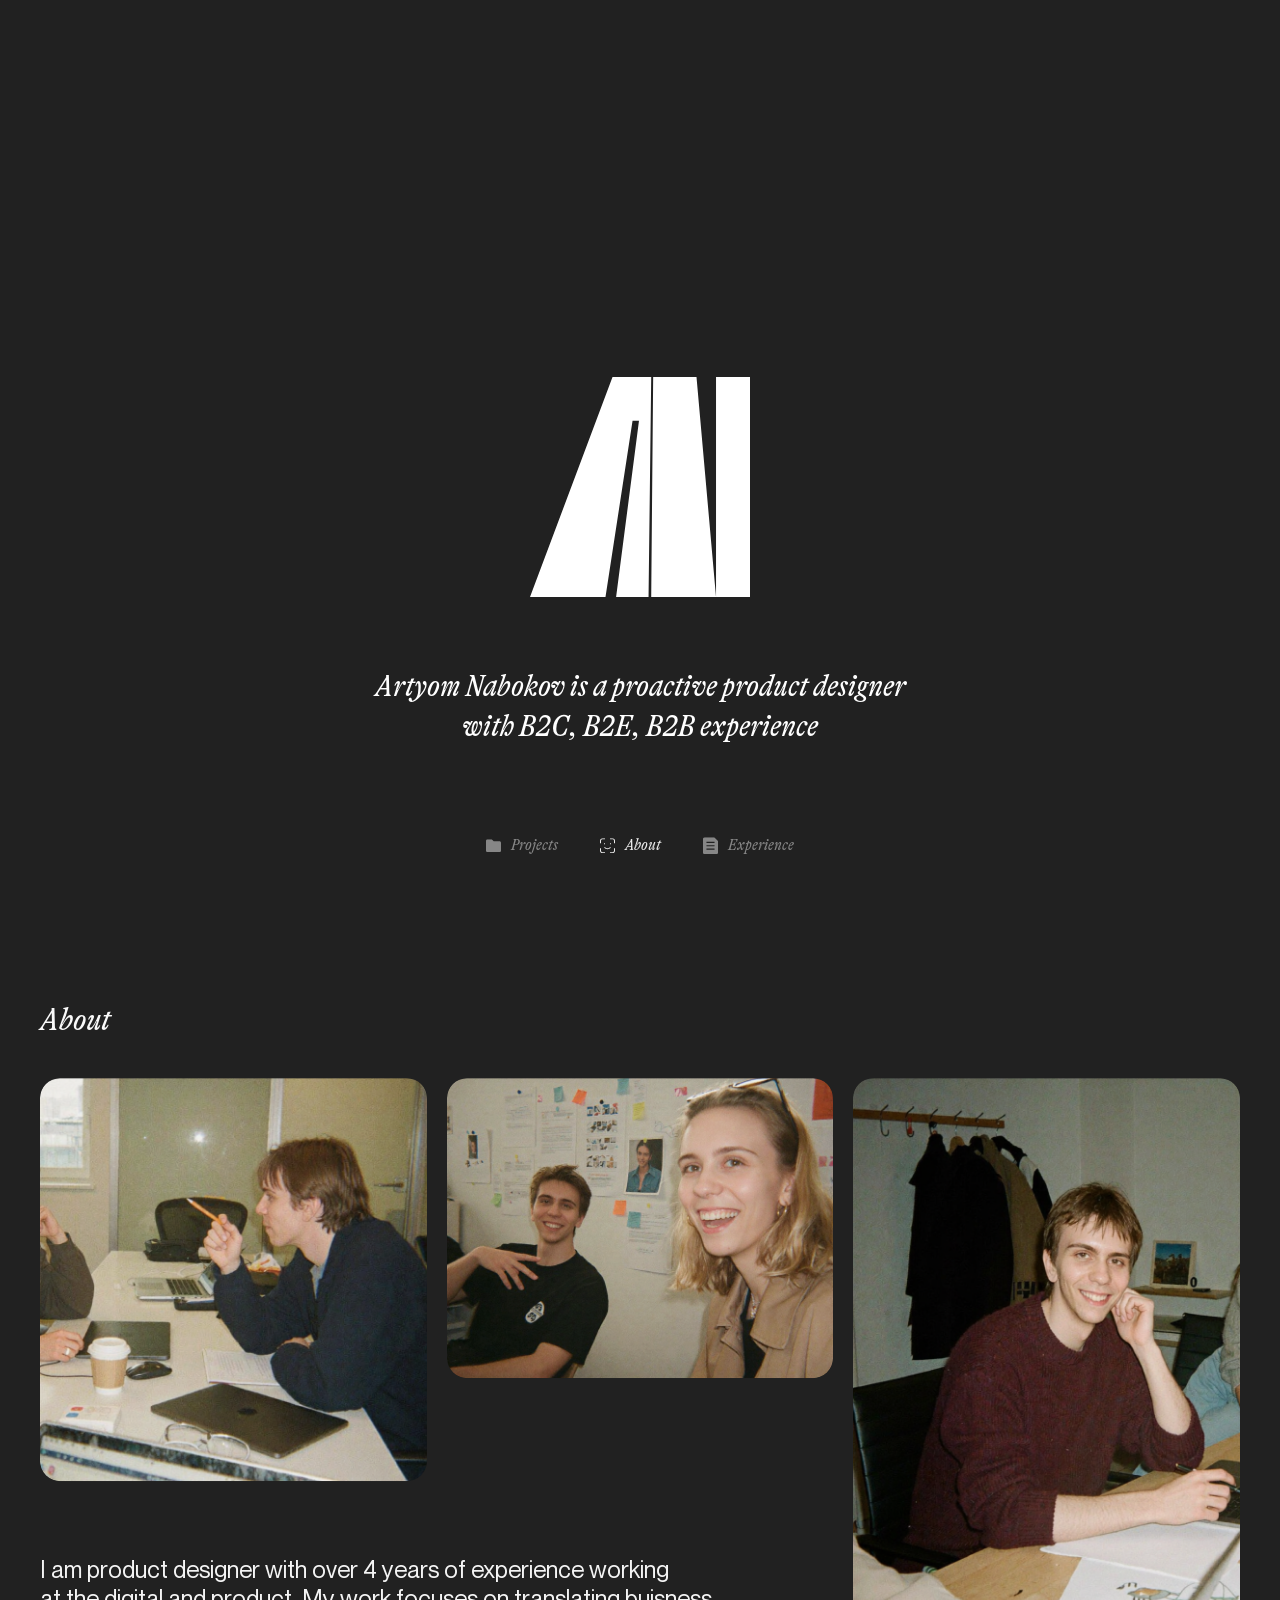
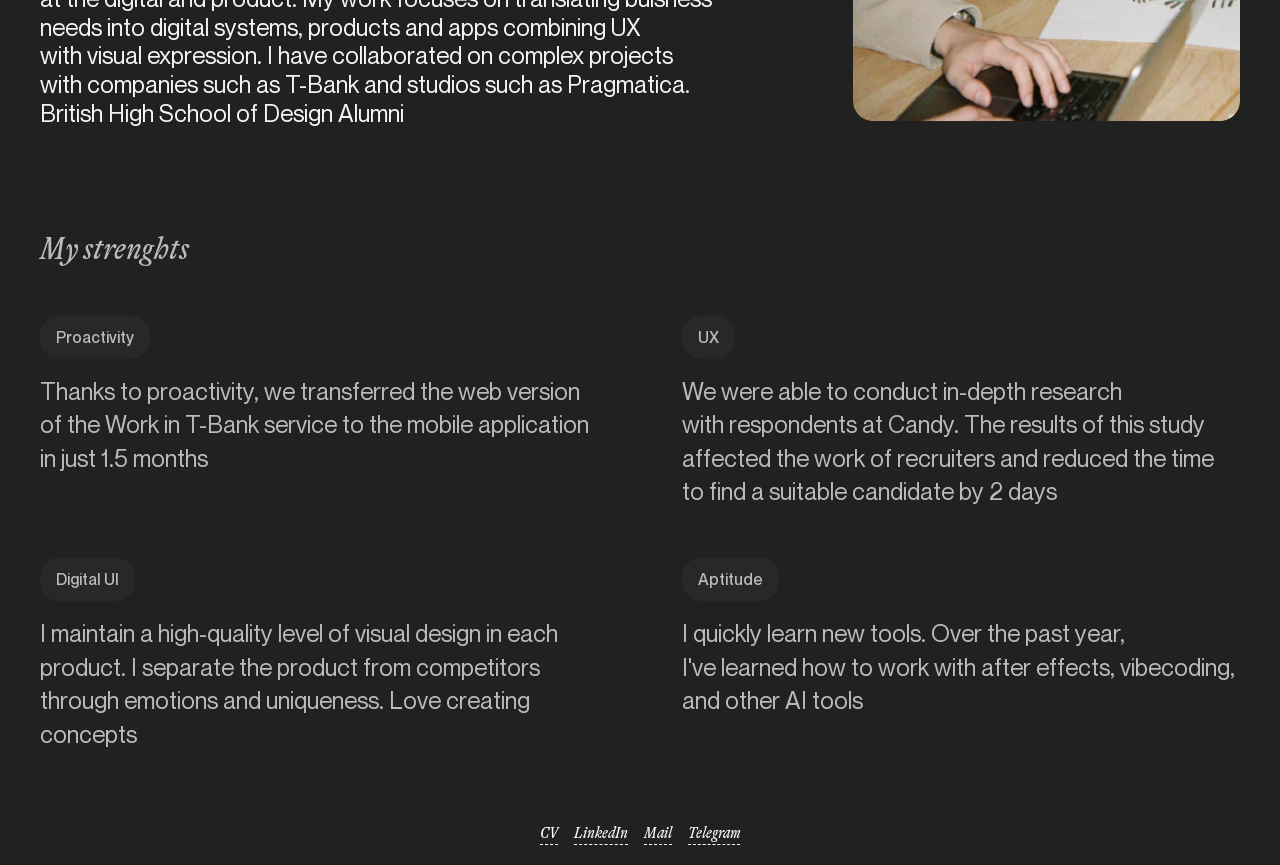
<file: about.html>
<!DOCTYPE html>
<html lang="en">
<head>
<meta charset="UTF-8" />
<meta name="viewport" content="width=device-width, initial-scale=1.0" />
<title>About — Artyom Nabokov</title>
<meta name="description" content="Product designer with over 4 years of experience translating business needs into digital systems, products and apps." />
<link rel="icon" href="assets/icons/favicon.svg" type="image/svg+xml">
<link rel="stylesheet" href="css/styles.css" />
</head>
<body>

  <div class="preloader" id="preloader">
    <img class="preloader__logo" src="assets/icons/logo.svg" alt="" />
    <span class="preloader__percent">0%</span>
  </div>

  <header class="hero" id="top">
    <div class="hero__logo reveal">
      <img src="assets/icons/logo.svg" alt="Artyom Nabokov logo" width="313" height="313" />
    </div>
    <p class="hero__tagline reveal">
      Artyom Nabokov is&nbsp;a&nbsp;proactive product designer<br />
      with&nbsp;B2C, B2E, B2B experience
    </p>
    <nav class="hero__nav reveal">
      <a href="index.html#work" class="hero__nav-item">
        <img src="assets/icons/icon-projects.svg" alt="" width="15" height="13" />
        <span>Projects</span>
      </a>
      <a href="about.html" class="hero__nav-item is-active">
        <img src="assets/icons/icon-about.svg" alt="" width="15" height="15" />
        <span>About</span>
      </a>
      <a href="experience.html" class="hero__nav-item">
        <img src="assets/icons/icon-experience.svg" alt="" width="15" height="17" />
        <span>Experience</span>
      </a>
    </nav>
  </header>

  <main>
    <section class="section" id="about">
      <div class="section__head reveal">
        <h2>About</h2>
      </div>

      <div class="about-photos reveal">
        <div class="about-photos__left">
          <div class="about-photos__row">
            <div class="about-photo" style="aspect-ratio:401/418">
              <img class="about-photo__img about-photo__img--plain" src="assets/images/about/photo-1.png" alt="Artyom collaborating with a colleague at a desk" />
            </div>
            <div class="about-photo" style="aspect-ratio:401/311">
              <img class="about-photo__img about-photo__img--plain" src="assets/images/about/photo-2.png" alt="Artyom laughing with a teammate" />
            </div>
          </div>
          <p class="about-bio">I&nbsp;am&nbsp;product designer with&nbsp;over 4&nbsp;years of&nbsp;experience working at&nbsp;the&nbsp;digital and&nbsp;product. My&nbsp;work focuses on&nbsp;translating buisness needs into&nbsp;digital systems, products and&nbsp;apps combining UX with&nbsp;visual expression. I&nbsp;have collaborated on&nbsp;complex projects with&nbsp;companies such as&nbsp;T-Bank and&nbsp;studios such as&nbsp;Pragmatica. British High School of&nbsp;Design Alumni</p>
        </div>
        <div class="about-photo about-photo--tall" style="aspect-ratio:401/666">
          <img class="about-photo__img about-photo__img--plain" src="assets/images/about/photo-3.png" alt="Artyom working at his desk" />
        </div>
      </div>

      <div class="about-strengths reveal">
        <h3>My strenghts</h3>
        <div class="about-strengths__grid">
          <div class="about-strength">
            <span class="about-strength__badge">Proactivity</span>
            <p>Thanks to&nbsp;proactivity, we&nbsp;transferred the&nbsp;web version of&nbsp;the&nbsp;Work in&nbsp;T-Bank service to&nbsp;the&nbsp;mobile application in&nbsp;just 1.5&nbsp;months</p>
          </div>
          <div class="about-strength">
            <span class="about-strength__badge">UX</span>
            <p>We&nbsp;were able to&nbsp;conduct in-depth research with&nbsp;respondents at&nbsp;Candy. The&nbsp;results of&nbsp;this study affected the&nbsp;work of&nbsp;recruiters and&nbsp;reduced the&nbsp;time to&nbsp;find a&nbsp;suitable candidate by&nbsp;2&nbsp;days</p>
          </div>
          <div class="about-strength">
            <span class="about-strength__badge">Digital UI</span>
            <p>I&nbsp;maintain a&nbsp;high-quality level of&nbsp;visual design in&nbsp;each product. I&nbsp;separate the&nbsp;product from&nbsp;competitors through emotions and&nbsp;uniqueness. Love creating concepts</p>
          </div>
          <div class="about-strength">
            <span class="about-strength__badge">Aptitude</span>
            <p>I&nbsp;quickly learn new tools. Over&nbsp;the&nbsp;past year, I've&nbsp;learned how&nbsp;to&nbsp;work with&nbsp;after effects, vibecoding, and&nbsp;other AI&nbsp;tools</p>
          </div>
        </div>
      </div>
    </section>
  </main>

  <footer class="links">
    <a href="#" target="_blank" rel="noopener">CV</a>
    <a href="https://www.linkedin.com/in/artyom-nabokov-3b5aaa315/" target="_blank" rel="noopener">LinkedIn</a>
    <button type="button" class="link-copy" data-copy="nabokov.artyom@gmail.com" data-label="Mail">Mail</button>
    <a href="https://t.me/bankasidra" target="_blank" rel="noopener">Telegram</a>
  </footer>

  <script src="assets/vendor/gsap/gsap.min.js"></script>
  <script src="assets/vendor/gsap/ScrollTrigger.min.js"></script>
  <script src="js/script.js"></script>
</body>
</html>
</file>
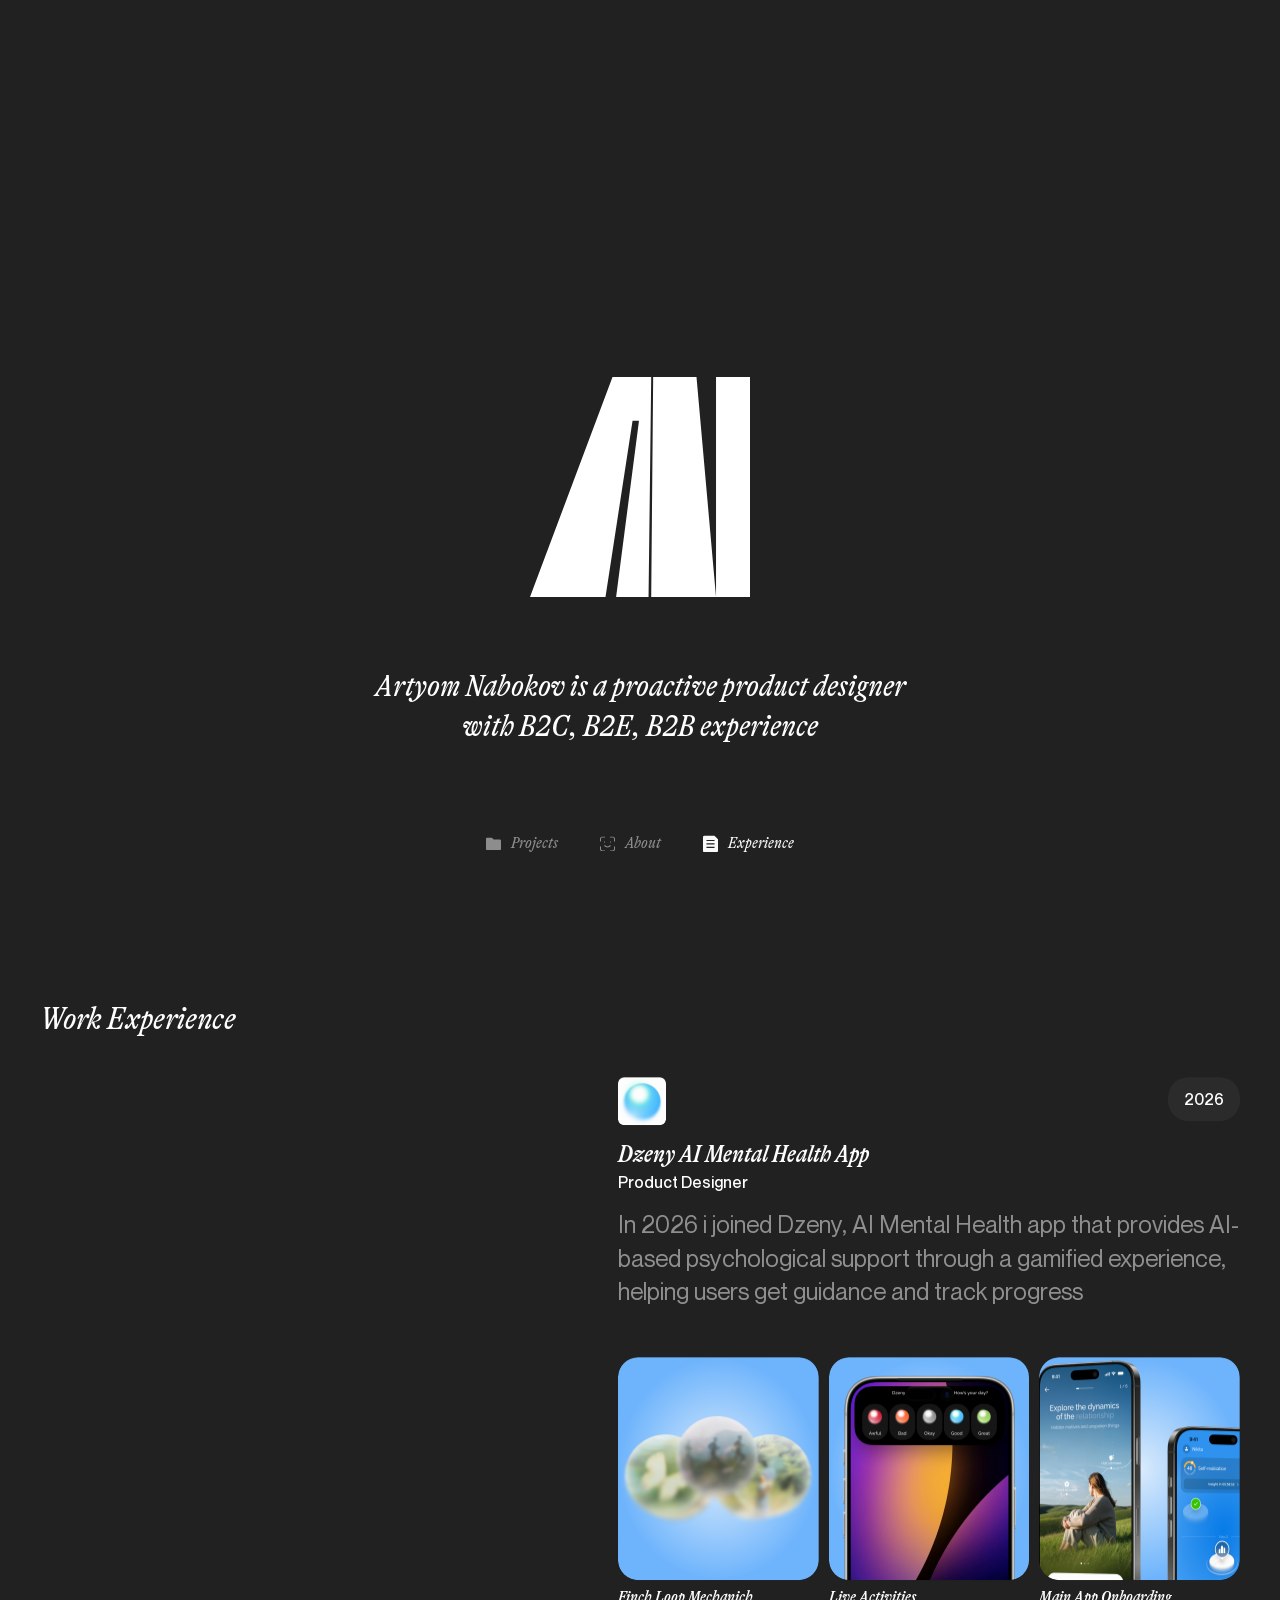
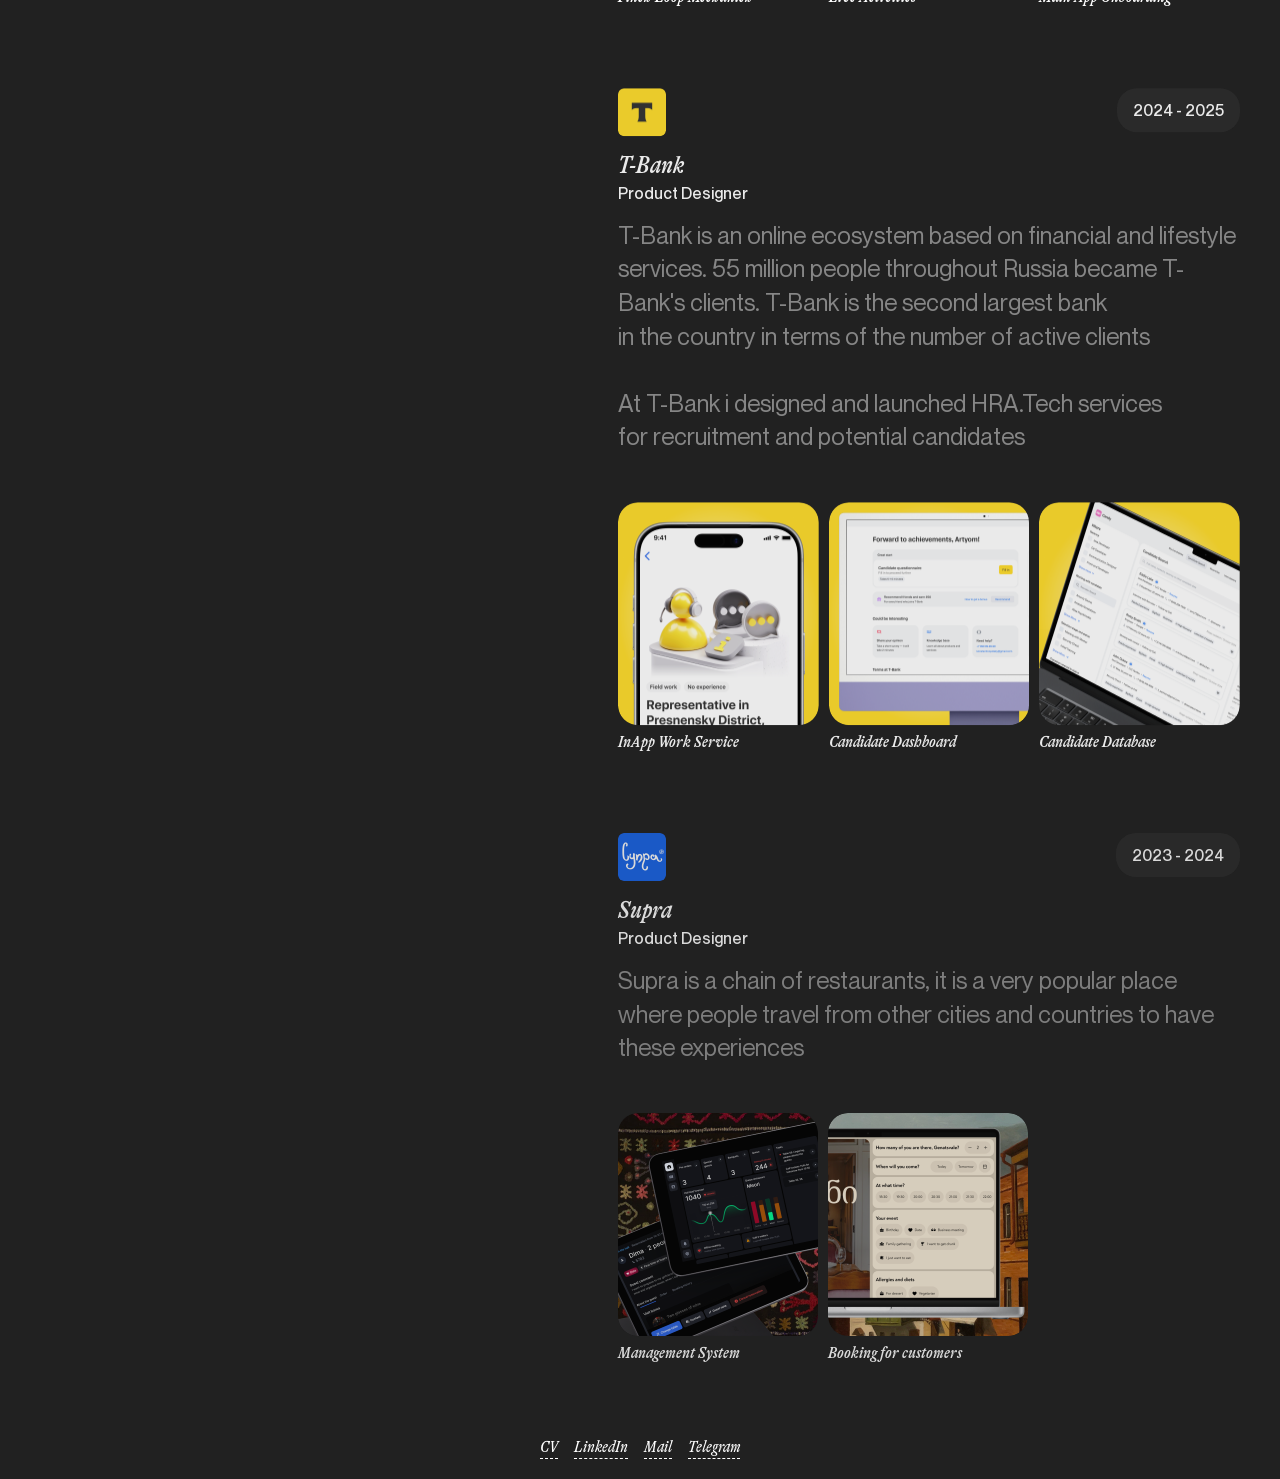
<file: experience.html>
<!DOCTYPE html>
<html lang="en">
<head>
<meta charset="UTF-8" />
<meta name="viewport" content="width=device-width, initial-scale=1.0" />
<title>Experience — Artyom Nabokov</title>
<meta name="description" content="Work experience: Dzeny, T-Bank and Supra — product design across mobile apps, web platforms and internal tools." />
<link rel="icon" href="assets/icons/favicon.svg" type="image/svg+xml">
<link rel="stylesheet" href="css/styles.css" />
</head>
<body>

  <div class="preloader" id="preloader">
    <img class="preloader__logo" src="assets/icons/logo.svg" alt="" />
    <span class="preloader__percent">0%</span>
  </div>

  <header class="hero" id="top">
    <div class="hero__logo reveal">
      <img src="assets/icons/logo.svg" alt="Artyom Nabokov logo" width="313" height="313" />
    </div>
    <p class="hero__tagline reveal">
      Artyom Nabokov is&nbsp;a&nbsp;proactive product designer<br />
      with&nbsp;B2C, B2E, B2B experience
    </p>
    <nav class="hero__nav reveal">
      <a href="index.html#work" class="hero__nav-item">
        <img src="assets/icons/icon-projects.svg" alt="" width="15" height="13" />
        <span>Projects</span>
      </a>
      <a href="about.html" class="hero__nav-item">
        <img src="assets/icons/icon-about.svg" alt="" width="15" height="15" />
        <span>About</span>
      </a>
      <a href="experience.html" class="hero__nav-item is-active">
        <img src="assets/icons/icon-experience.svg" alt="" width="15" height="17" />
        <span>Experience</span>
      </a>
    </nav>
  </header>

  <main>
    <section class="section" id="experience">
      <div class="section__head reveal">
        <h2>Work Experience</h2>
      </div>

      <div class="exp-list">

        <article class="exp-entry reveal">
          <div class="exp-entry__text">
            <div class="exp-entry__header">
              <div class="exp-entry__icon"><img src="assets/images/experience/icon-dzeny.png" alt="" /></div>
              <span class="exp-entry__badge">2026</span>
            </div>
            <div class="exp-entry__title">
              <p class="exp-entry__company">Dzeny AI Mental Health App</p>
              <p class="exp-entry__role">Product Designer</p>
            </div>
            <p class="exp-entry__desc">In&nbsp;2026 i&nbsp;joined Dzeny, AI Mental Health app that provides AI-based psychological support through a&nbsp;gamified experience, helping users get guidance and&nbsp;track progress</p>
          </div>
          <div class="exp-entry__cards">
            <div class="exp-card">
              <img class="exp-card__img" src="assets/images/experience/card-finch-loop.png" alt="Finch Loop Mechanich concept" />
              <p class="exp-card__title">Finch Loop Mechanich</p>
            </div>
            <div class="exp-card">
              <img class="exp-card__img" src="assets/images/experience/card-live-activities.png" alt="Live Activities on iPhone lock screen" />
              <p class="exp-card__title">Live Activities</p>
            </div>
            <div class="exp-card">
              <img class="exp-card__img" src="assets/images/experience/card-onboarding.png" alt="Main app onboarding screens" />
              <p class="exp-card__title">Main App Onboarding</p>
            </div>
          </div>
        </article>

        <article class="exp-entry reveal">
          <div class="exp-entry__text">
            <div class="exp-entry__header">
              <div class="exp-entry__icon"><img src="assets/images/experience/icon-tbank.png" alt="" /></div>
              <span class="exp-entry__badge">2024 - 2025</span>
            </div>
            <div class="exp-entry__title">
              <p class="exp-entry__company">T-Bank</p>
              <p class="exp-entry__role">Product Designer</p>
            </div>
            <p class="exp-entry__desc">T-Bank is&nbsp;an&nbsp;online ecosystem based on&nbsp;financial and&nbsp;lifestyle services. 55&nbsp;million people throughout Russia became T-Bank's clients. T-Bank is&nbsp;the&nbsp;second largest bank in&nbsp;the&nbsp;country in&nbsp;terms of&nbsp;the&nbsp;number of&nbsp;active clients<br /><br />At&nbsp;T-Bank i&nbsp;designed and&nbsp;launched HRA.Tech services for&nbsp;recruitment and&nbsp;potential candidates</p>
          </div>
          <div class="exp-entry__cards">
            <div class="exp-card">
              <img class="exp-card__img" src="assets/images/experience/card-inapp-work.png" alt="In-app work service screen" />
              <p class="exp-card__title">InApp Work Service</p>
            </div>
            <div class="exp-card">
              <img class="exp-card__img" src="assets/images/experience/card-candidate-dashboard.png" alt="Candidate dashboard on desktop" />
              <p class="exp-card__title">Candidate Dashboard</p>
            </div>
            <div class="exp-card">
              <img class="exp-card__img" src="assets/images/experience/card-candidate-database.png" alt="Candidate database on laptop" />
              <p class="exp-card__title">Candidate Database</p>
            </div>
          </div>
        </article>

        <article class="exp-entry reveal">
          <div class="exp-entry__text">
            <div class="exp-entry__header">
              <div class="exp-entry__icon"><img src="assets/images/experience/icon-supra.png" alt="" /></div>
              <span class="exp-entry__badge">2023 - 2024</span>
            </div>
            <div class="exp-entry__title">
              <p class="exp-entry__company">Supra</p>
              <p class="exp-entry__role">Product Designer</p>
            </div>
            <p class="exp-entry__desc">Supra is&nbsp;a&nbsp;chain of&nbsp;restaurants, it&nbsp;is&nbsp;a&nbsp;very popular place where people travel from&nbsp;other cities and&nbsp;countries to&nbsp;have these experiences</p>
          </div>
          <div class="exp-entry__cards exp-entry__cards--fixed">
            <div class="exp-card exp-card--fixed">
              <img class="exp-card__img" src="assets/images/experience/card-management-system.png" alt="Restaurant management system on iPad" />
              <p class="exp-card__title">Management System</p>
            </div>
            <div class="exp-card exp-card--fixed">
              <img class="exp-card__img" src="assets/images/experience/card-booking.png" alt="Booking screens for customers" />
              <p class="exp-card__title">Booking for customers</p>
            </div>
          </div>
        </article>

      </div>
    </section>
  </main>

  <footer class="links">
    <a href="#" target="_blank" rel="noopener">CV</a>
    <a href="https://www.linkedin.com/in/artyom-nabokov-3b5aaa315/" target="_blank" rel="noopener">LinkedIn</a>
    <button type="button" class="link-copy" data-copy="nabokov.artyom@gmail.com" data-label="Mail">Mail</button>
    <a href="https://t.me/bankasidra" target="_blank" rel="noopener">Telegram</a>
  </footer>

  <script src="assets/vendor/gsap/gsap.min.js"></script>
  <script src="assets/vendor/gsap/ScrollTrigger.min.js"></script>
  <script src="js/script.js"></script>
</body>
</html>
</file>
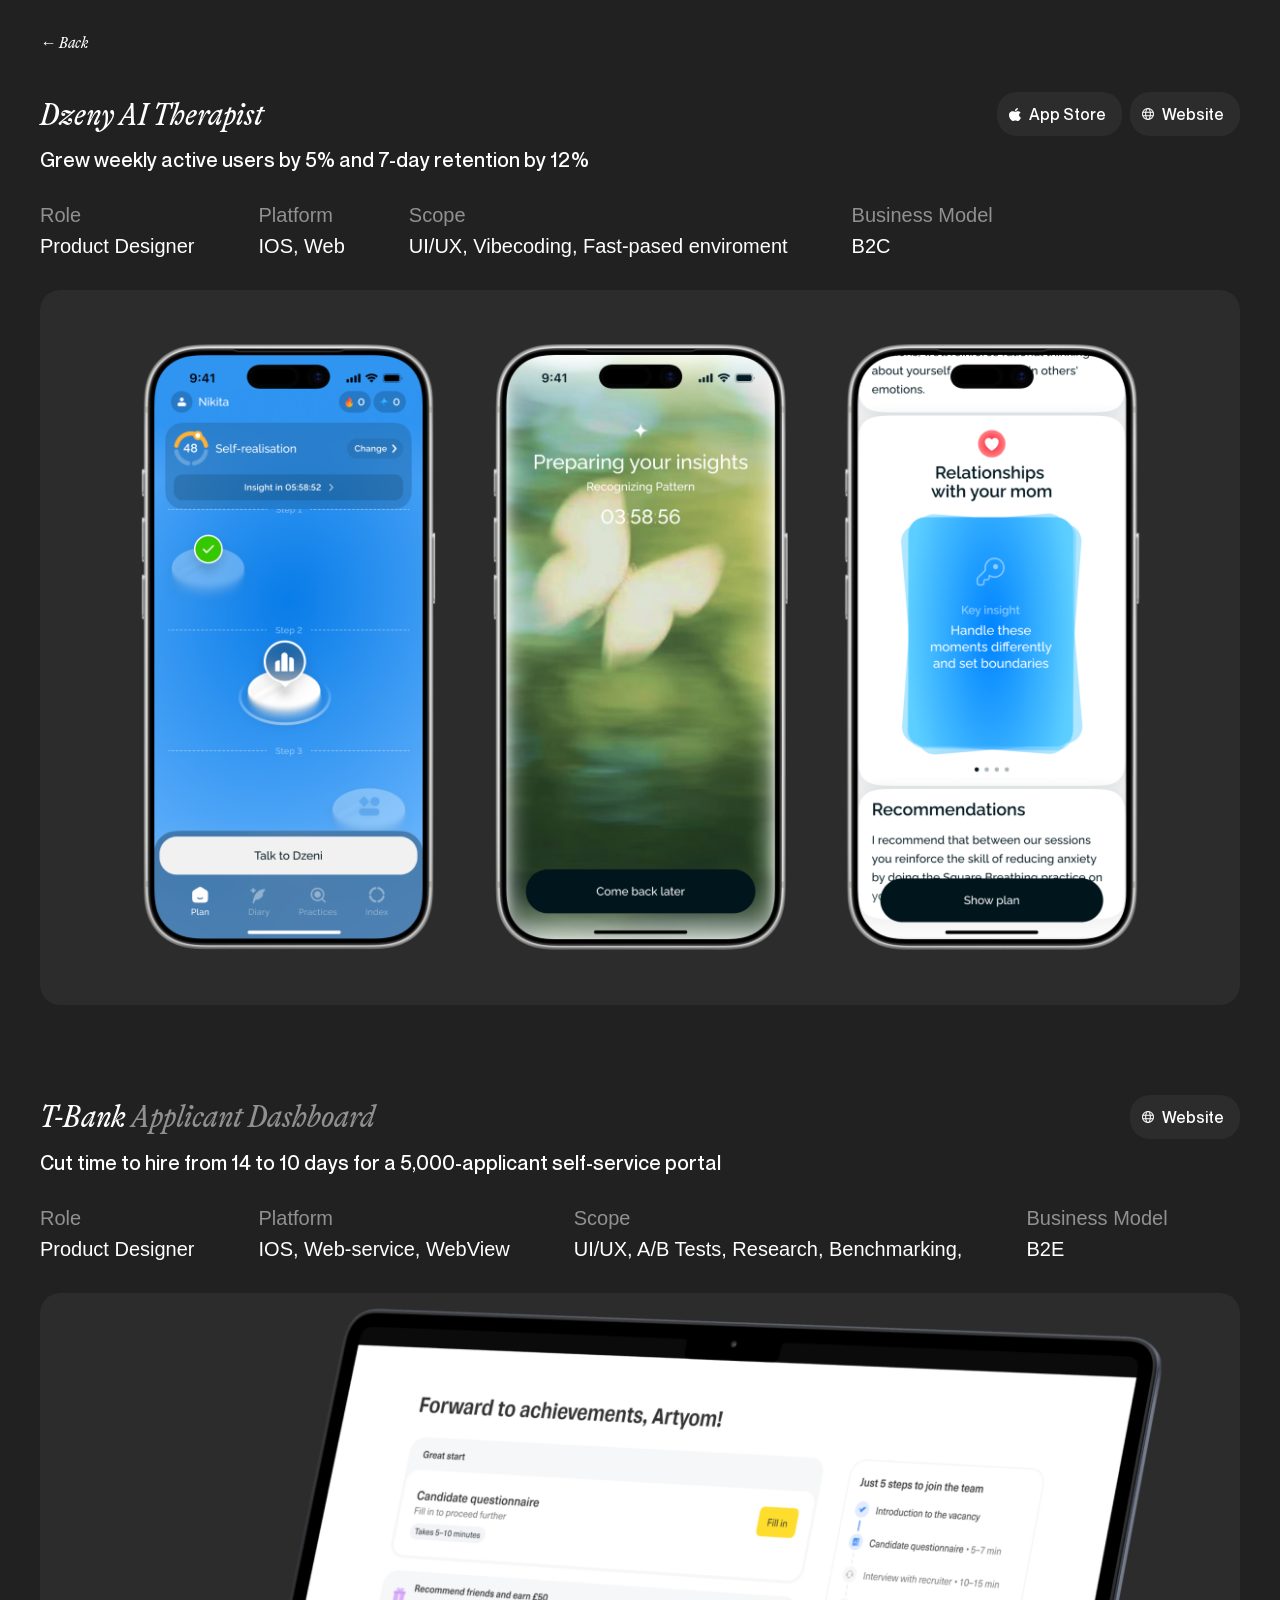
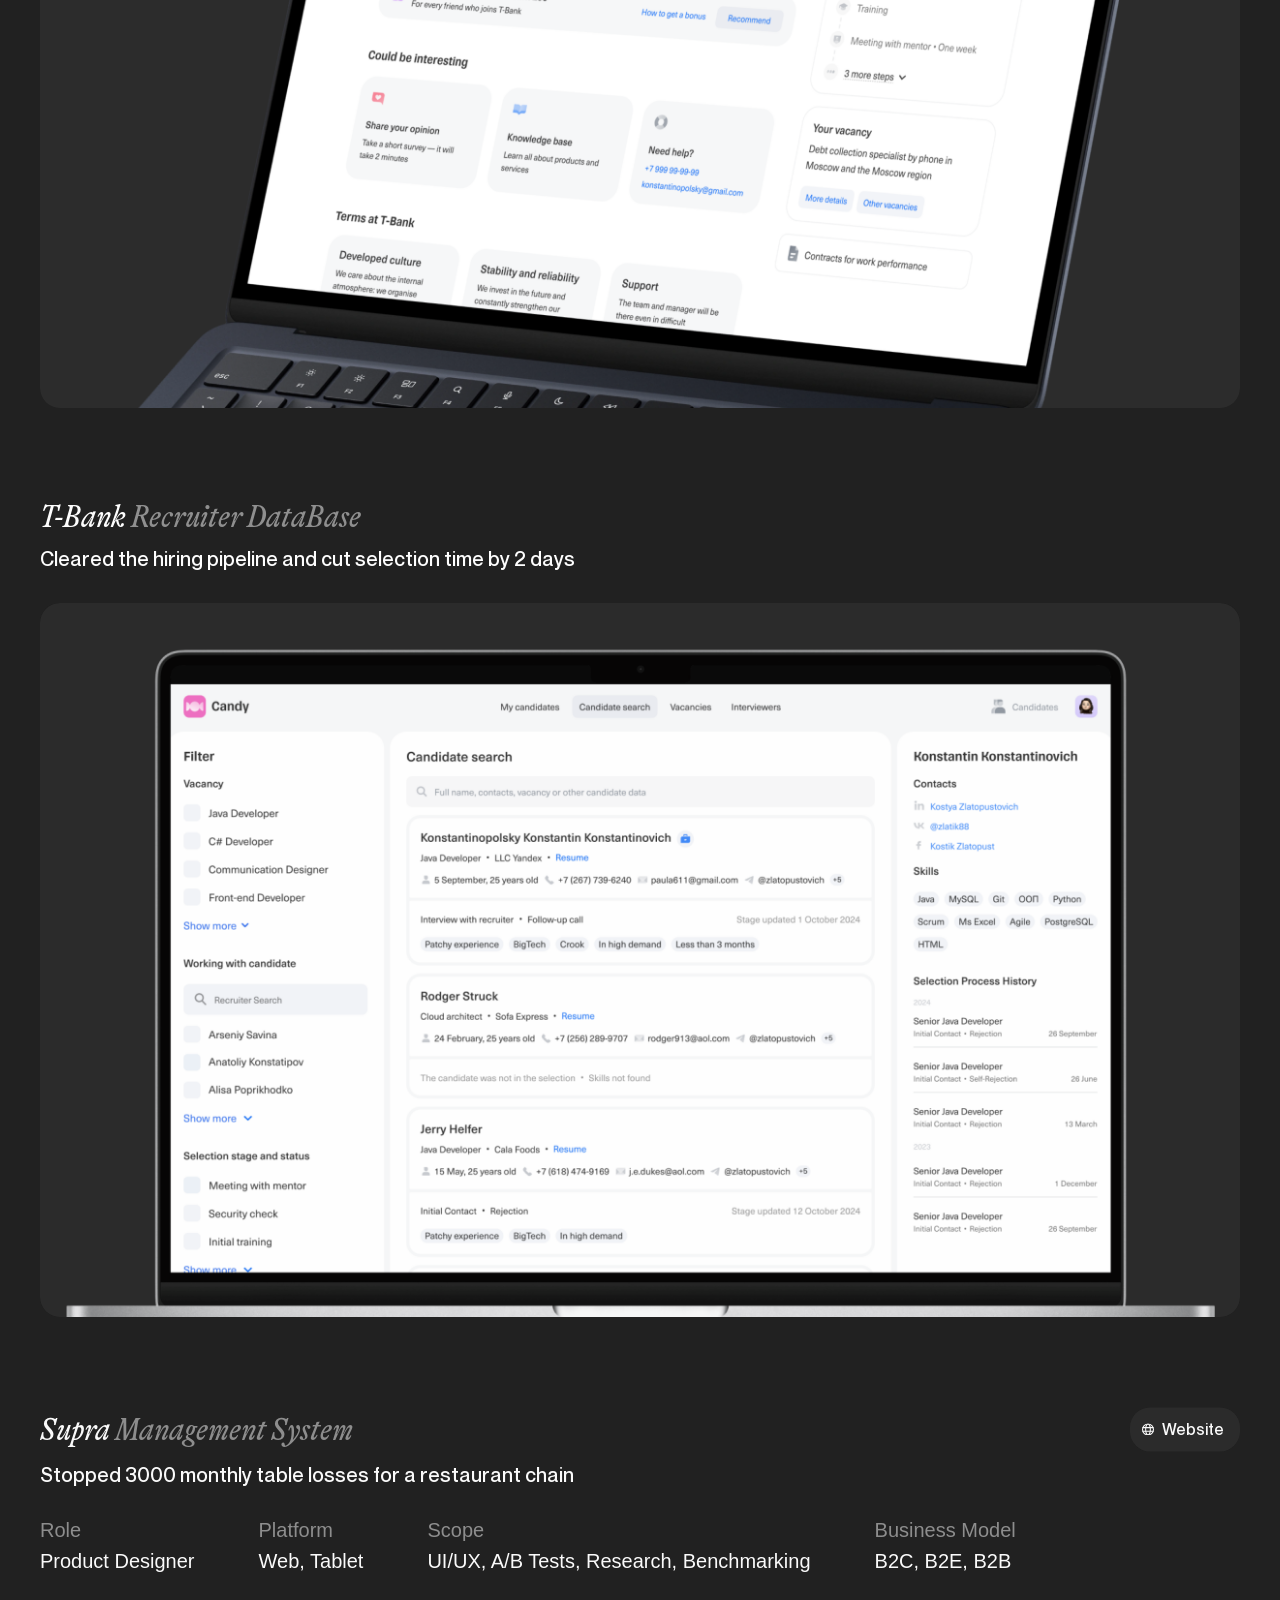
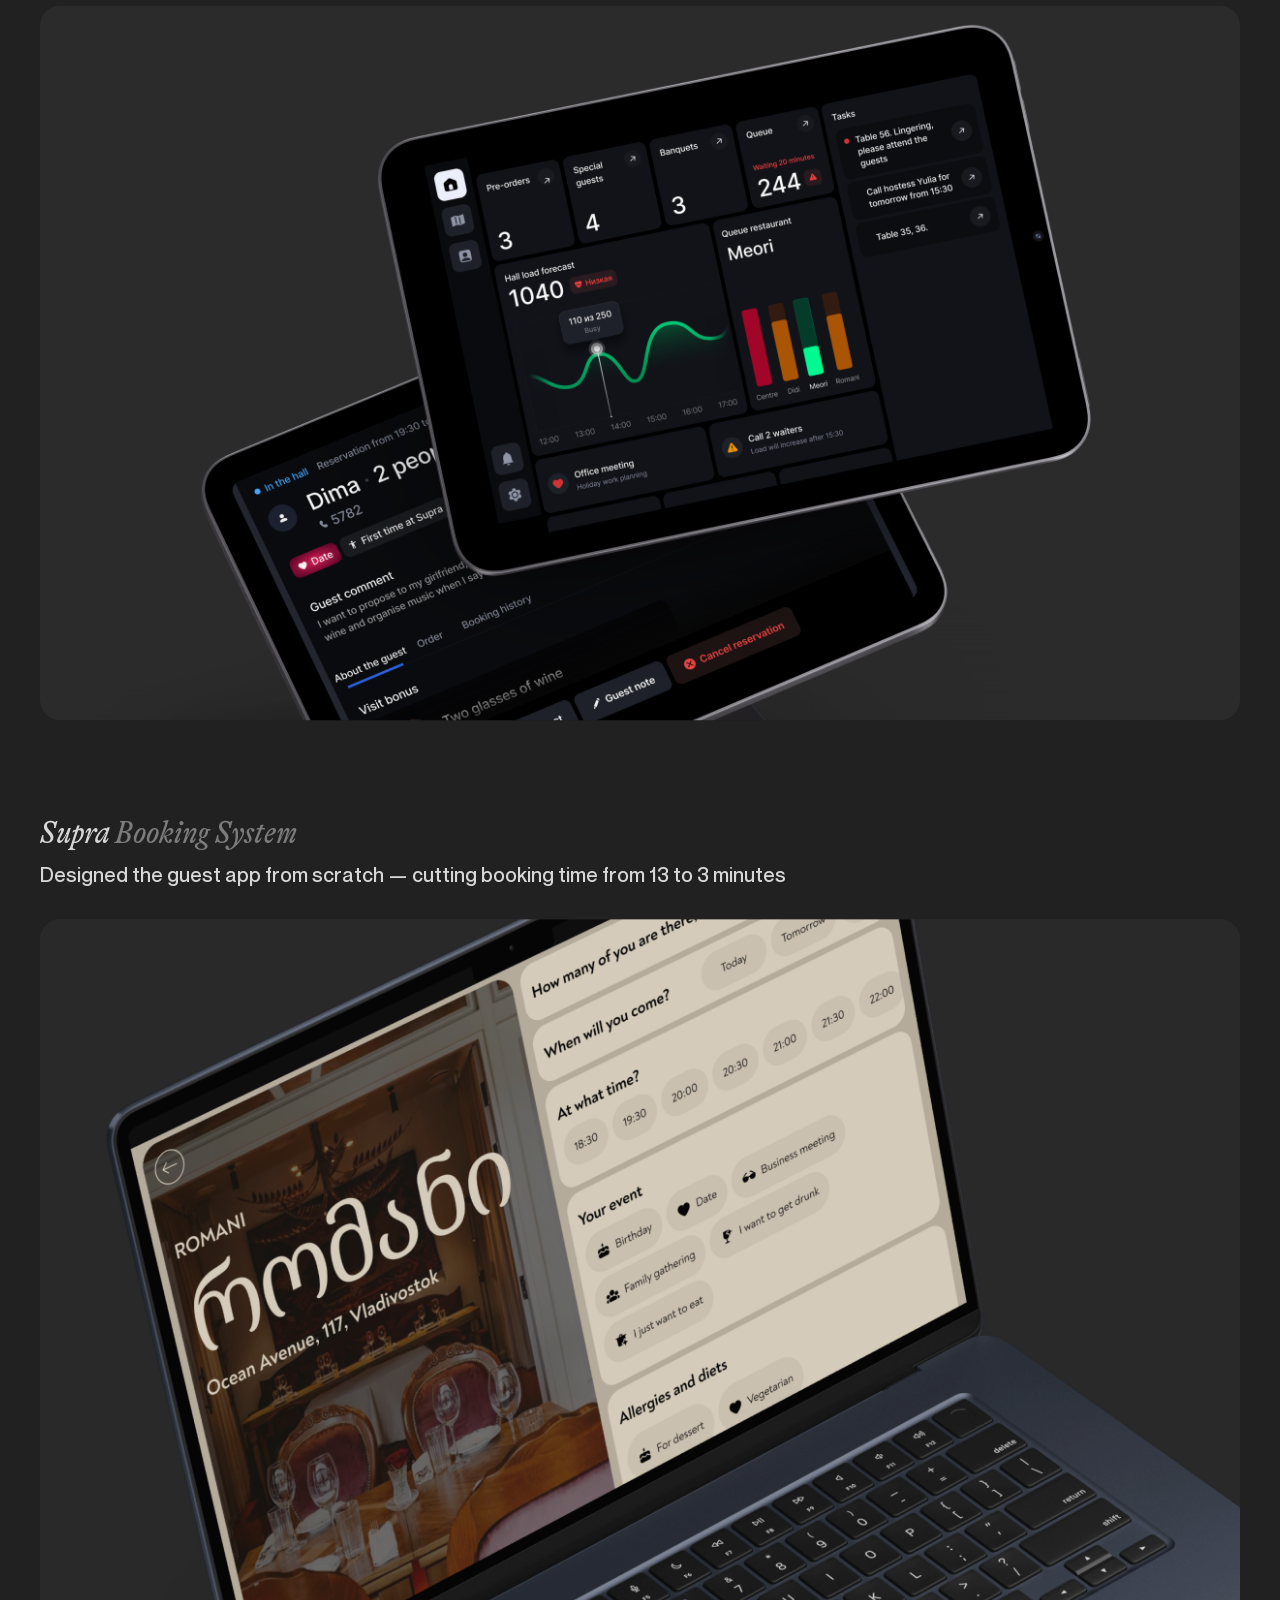
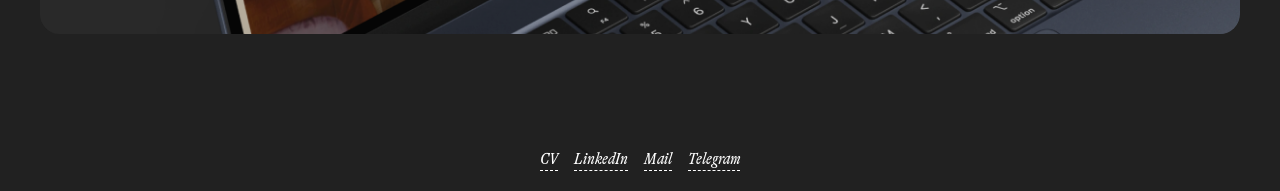
<file: projects.html>
<!DOCTYPE html>
<html lang="en">
<head>
<meta charset="UTF-8" />
<meta name="viewport" content="width=device-width, initial-scale=1.0" />
<title>All Projects — Artyom Nabokov</title>
<meta name="description" content="All projects by Artyom Nabokov — Dzeny, T-Bank and Supra case studies." />
<link rel="icon" href="assets/icons/favicon.svg" type="image/svg+xml">
<link rel="stylesheet" href="css/styles.css" />
</head>
<body>

  <div class="preloader" id="preloader">
    <img class="preloader__logo" src="assets/icons/logo.svg" alt="" />
    <span class="preloader__percent">0%</span>
  </div>

  <nav class="case-nav">
    <a href="index.html#work" class="case-back reveal">← Back</a>
  </nav>

  <main class="case">

    <div class="project-entry reveal">
      <div class="project-entry__field">
        <div class="project-entry__head">
          <a class="project-entry__title-link" href="cases/case-3.html" target="_blank" rel="noopener"><p class="project-entry__title">Dzeny AI Therapist</p></a>
          <div class="project-entry__badges">
            <a class="case-badge" href="https://apps.apple.com/us/app/dzeny-ai-mental-wellbeing/id6745595758" target="_blank" rel="noopener"><img src="assets/icons/app-store.svg" alt="" />App Store</a>
            <a class="case-badge" href="https://dzeny.com/" target="_blank" rel="noopener"><img src="assets/icons/website.svg" alt="" />Website</a>
          </div>
        </div>
        <p class="project-entry__subtitle">Grew weekly active users by&nbsp;5% and&nbsp;7-day retention by&nbsp;12%</p>
      </div>
      <div class="project-entry__stack">
        <div class="project-entry__stack-item">
          <p class="project-entry__stack-label">Role</p>
          <p class="project-entry__stack-value">Product Designer</p>
        </div>
        <div class="project-entry__stack-item">
          <p class="project-entry__stack-label">Platform</p>
          <p class="project-entry__stack-value">IOS, Web</p>
        </div>
        <div class="project-entry__stack-item">
          <p class="project-entry__stack-label">Scope</p>
          <p class="project-entry__stack-value">UI/UX, Vibecoding, Fast-pased enviroment</p>
        </div>
        <div class="project-entry__stack-item">
          <p class="project-entry__stack-label">Business Model</p>
          <p class="project-entry__stack-value">B2C</p>
        </div>
      </div>
      <a class="project-entry__visual-link" href="cases/case-3.html" target="_blank" rel="noopener">
        <div class="project-entry__visual">
          <img src="assets/images/projects/dzeny-visual.png" alt="Dzeny AI Therapist screens" />
        </div>
      </a>
    </div>

    <div class="project-entry reveal">
      <div class="project-entry__field">
        <div class="project-entry__head">
          <a class="project-entry__title-link" href="cases/case-1.html" target="_blank" rel="noopener"><p class="project-entry__title">T-Bank <span class="project-entry__title-dim">Applicant Dashboard</span></p></a>
          <div class="project-entry__badges">
            <a class="case-badge" href="https://www.tbank.ru/career/service/about/" target="_blank" rel="noopener"><img src="assets/icons/website.svg" alt="" />Website</a>
          </div>
        </div>
        <p class="project-entry__subtitle">Cut time to&nbsp;hire from&nbsp;14 to&nbsp;10 days for&nbsp;a&nbsp;5,000-applicant self-service portal</p>
      </div>
      <div class="project-entry__stack">
        <div class="project-entry__stack-item">
          <p class="project-entry__stack-label">Role</p>
          <p class="project-entry__stack-value">Product Designer</p>
        </div>
        <div class="project-entry__stack-item">
          <p class="project-entry__stack-label">Platform</p>
          <p class="project-entry__stack-value">IOS, Web-service, WebView</p>
        </div>
        <div class="project-entry__stack-item">
          <p class="project-entry__stack-label">Scope</p>
          <p class="project-entry__stack-value">UI/UX, A/B Tests, Research, Benchmarking,</p>
        </div>
        <div class="project-entry__stack-item">
          <p class="project-entry__stack-label">Business Model</p>
          <p class="project-entry__stack-value">B2E</p>
        </div>
      </div>
      <a class="project-entry__visual-link" href="cases/case-1.html" target="_blank" rel="noopener">
        <div class="project-entry__visual">
          <img src="assets/images/projects/tbank-applicant-visual.png" alt="T-Bank Applicant Dashboard on laptop" />
        </div>
      </a>
    </div>

    <a class="project-entry reveal" href="cases/case-4.html" target="_blank" rel="noopener">
      <div class="project-entry__field">
        <div class="project-entry__head">
          <p class="project-entry__title">T-Bank <span class="project-entry__title-dim">Recruiter DataBase</span></p>
        </div>
        <p class="project-entry__subtitle">Cleared the&nbsp;hiring pipeline and&nbsp;cut selection time by&nbsp;2 days</p>
      </div>
      <div class="project-entry__visual">
        <img src="assets/images/projects/tbank-recruiter-visual.png" alt="T-Bank Recruiter Database screen" />
      </div>
    </a>

    <div class="project-entry reveal">
      <div class="project-entry__field">
        <div class="project-entry__head">
          <a class="project-entry__title-link" href="cases/case-2.html" target="_blank" rel="noopener"><p class="project-entry__title">Supra <span class="project-entry__title-dim">Management System</span></p></a>
          <div class="project-entry__badges">
            <a class="case-badge" href="#" target="_blank" rel="noopener"><img src="assets/icons/website.svg" alt="" />Website</a>
          </div>
        </div>
        <p class="project-entry__subtitle">Stopped 3000 monthly table losses for&nbsp;a&nbsp;restaurant chain</p>
      </div>
      <div class="project-entry__stack">
        <div class="project-entry__stack-item">
          <p class="project-entry__stack-label">Role</p>
          <p class="project-entry__stack-value">Product Designer</p>
        </div>
        <div class="project-entry__stack-item">
          <p class="project-entry__stack-label">Platform</p>
          <p class="project-entry__stack-value">Web, Tablet</p>
        </div>
        <div class="project-entry__stack-item">
          <p class="project-entry__stack-label">Scope</p>
          <p class="project-entry__stack-value">UI/UX, A/B Tests, Research, Benchmarking</p>
        </div>
        <div class="project-entry__stack-item">
          <p class="project-entry__stack-label">Business Model</p>
          <p class="project-entry__stack-value">B2C, B2E, B2B</p>
        </div>
      </div>
      <a class="project-entry__visual-link" href="cases/case-2.html" target="_blank" rel="noopener">
        <div class="project-entry__visual">
          <img src="assets/images/projects/supra-management-visual.png" alt="Supra Management System on tablets" />
        </div>
      </a>
    </div>

    <div class="project-entry reveal">
      <div class="project-entry__field">
        <div class="project-entry__head">
          <p class="project-entry__title">Supra <span class="project-entry__title-dim">Booking System</span></p>
        </div>
        <p class="project-entry__subtitle">Designed the&nbsp;guest app from&nbsp;scratch — cutting booking time from&nbsp;13 to&nbsp;3 minutes</p>
      </div>
      <div class="project-entry__visual">
        <img src="assets/images/projects/supra-booking-visual.png" alt="Supra Booking System on laptop" />
      </div>
    </div>

  </main>

  <footer class="links">
    <a href="#" target="_blank" rel="noopener">CV</a>
    <a href="https://www.linkedin.com/in/artyom-nabokov-3b5aaa315/" target="_blank" rel="noopener">LinkedIn</a>
    <button type="button" class="link-copy" data-copy="nabokov.artyom@gmail.com" data-label="Mail">Mail</button>
    <a href="https://t.me/bankasidra" target="_blank" rel="noopener">Telegram</a>
  </footer>

  <script src="assets/vendor/gsap/gsap.min.js"></script>
  <script src="assets/vendor/gsap/ScrollTrigger.min.js"></script>
  <script src="js/script.js"></script>
</body>
</html>
</file>
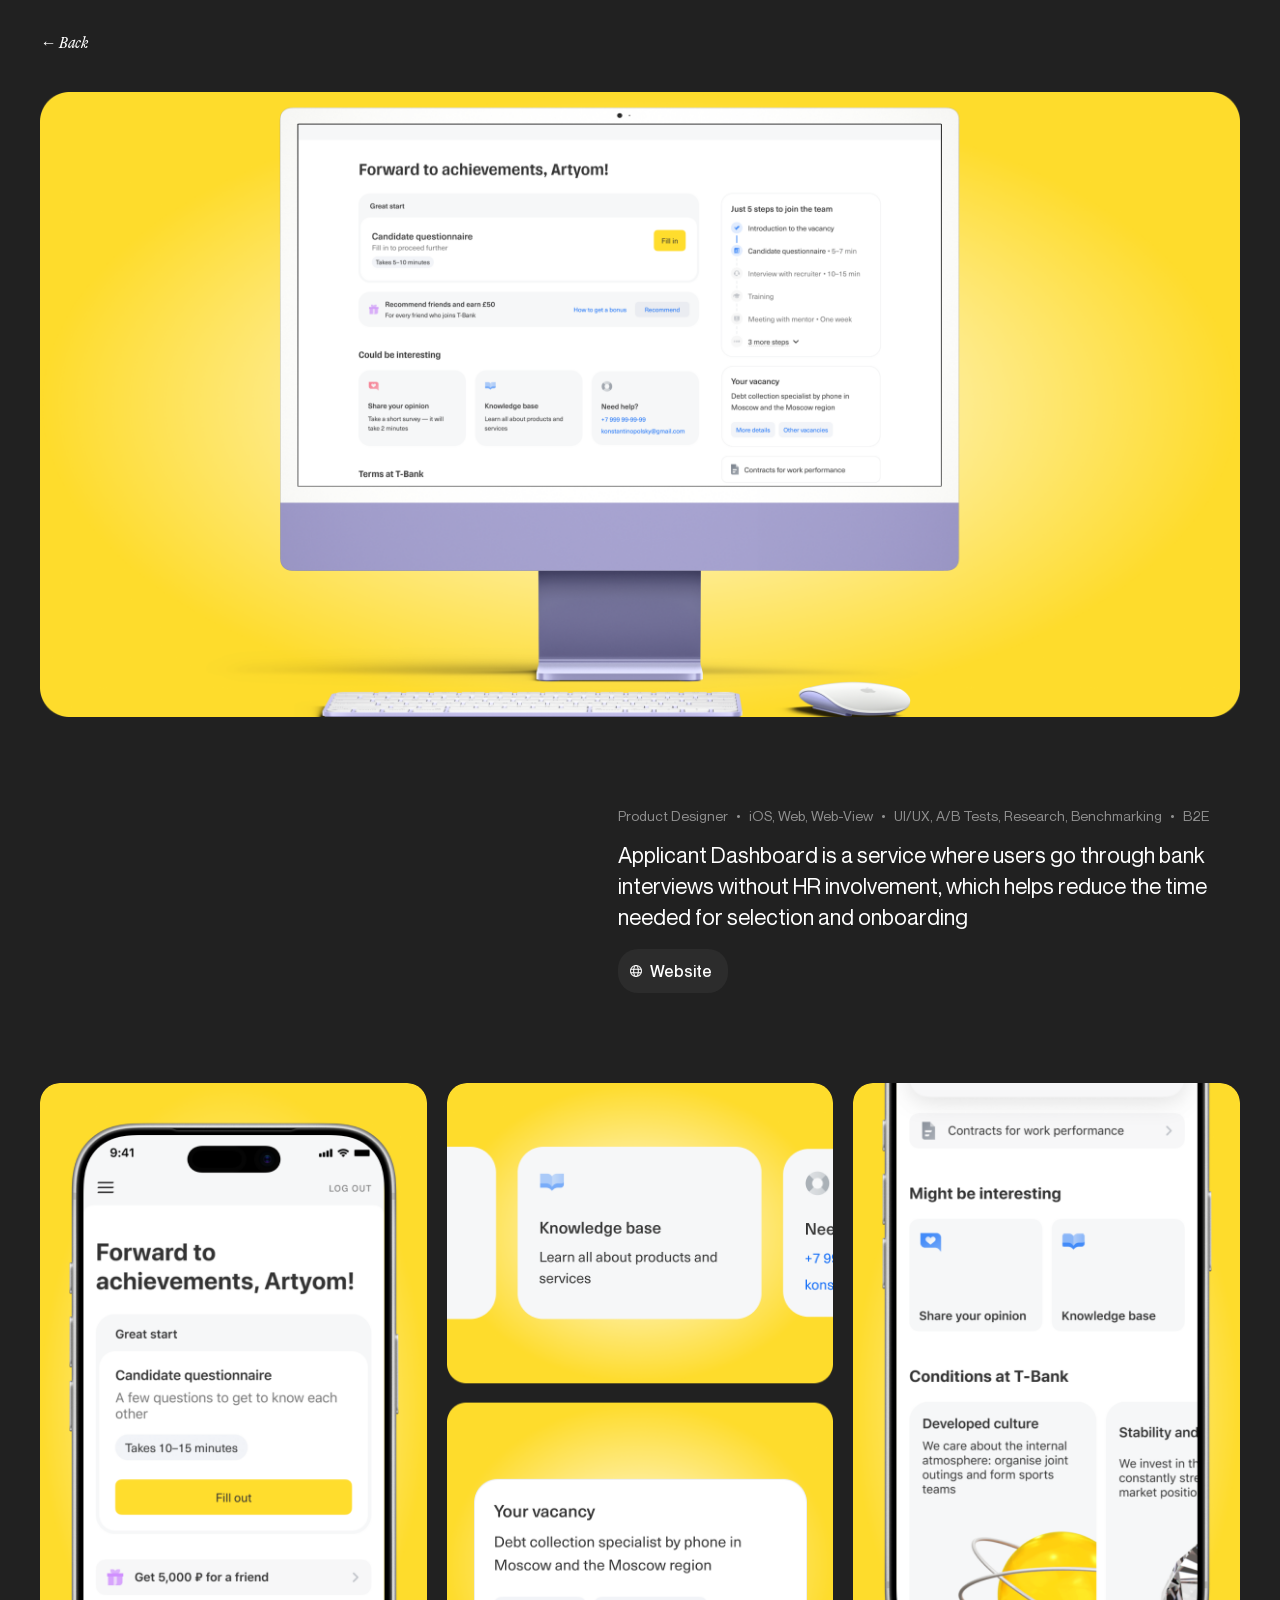
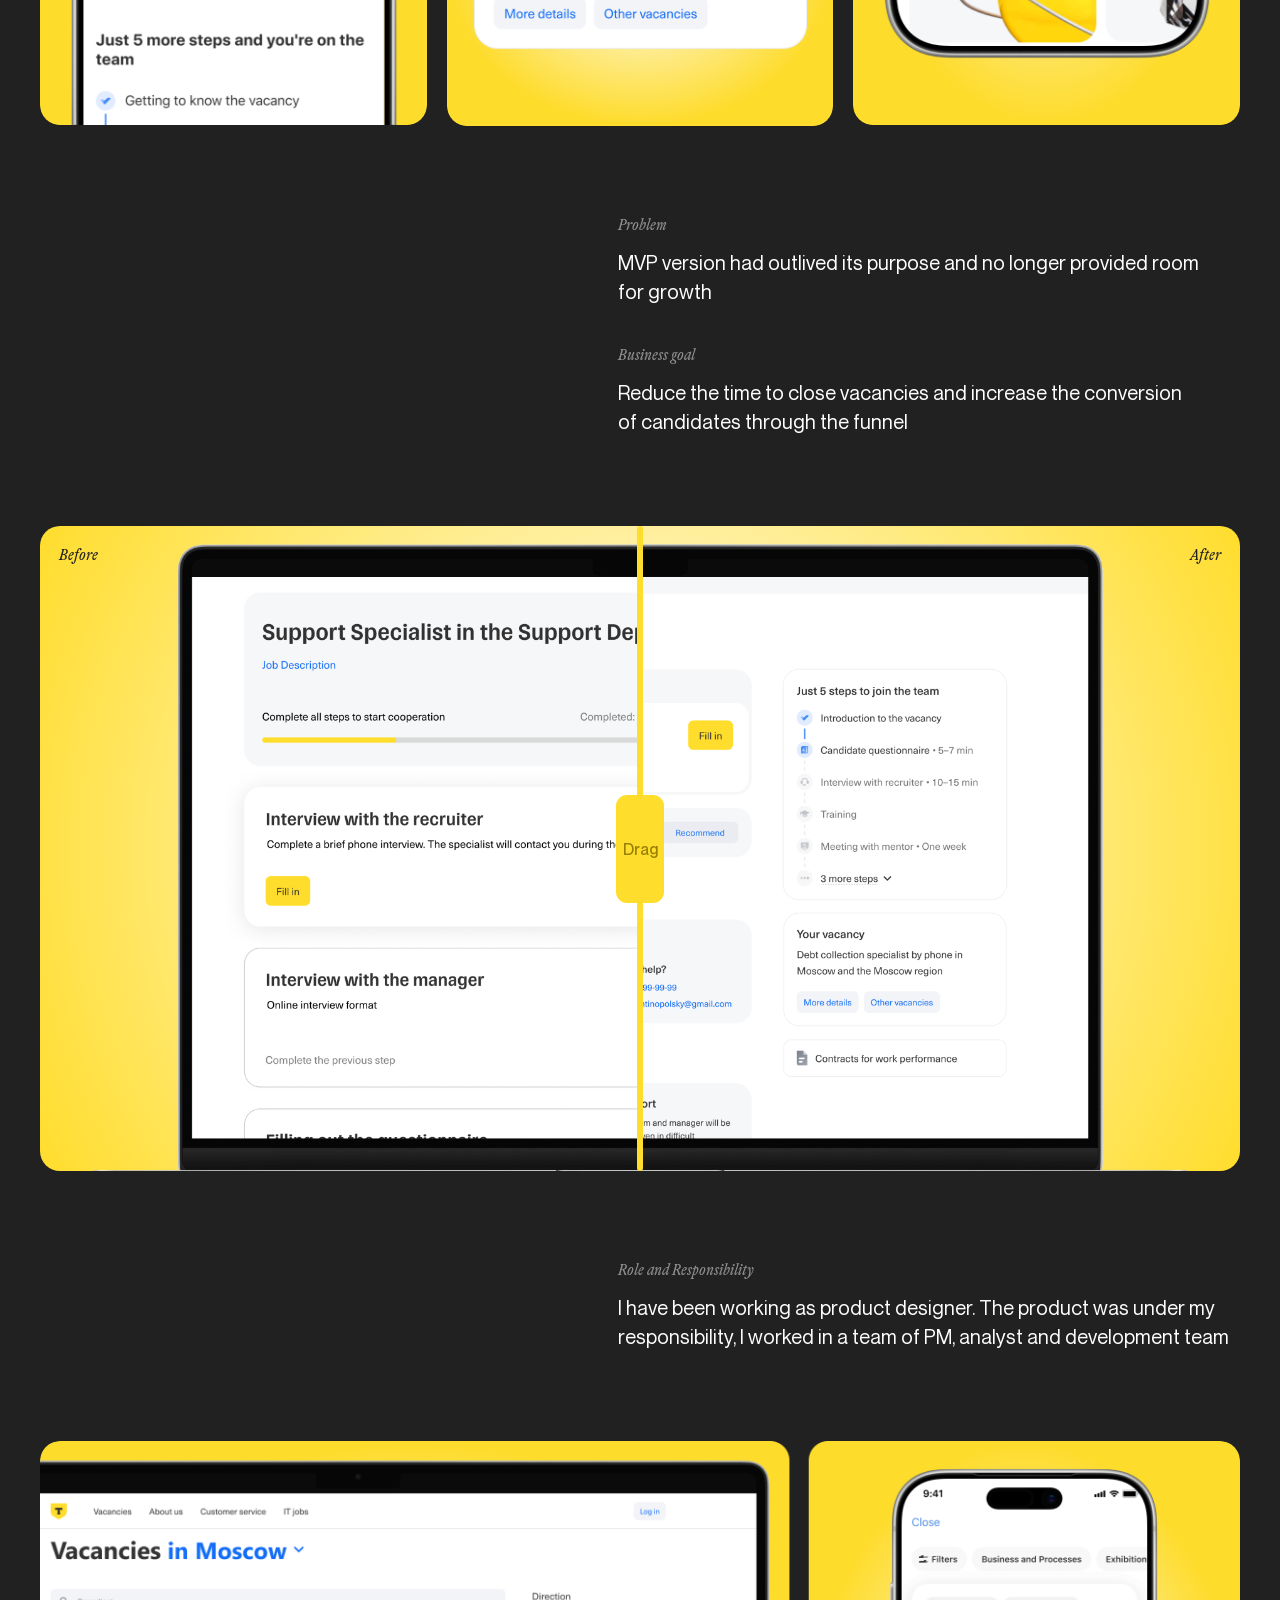
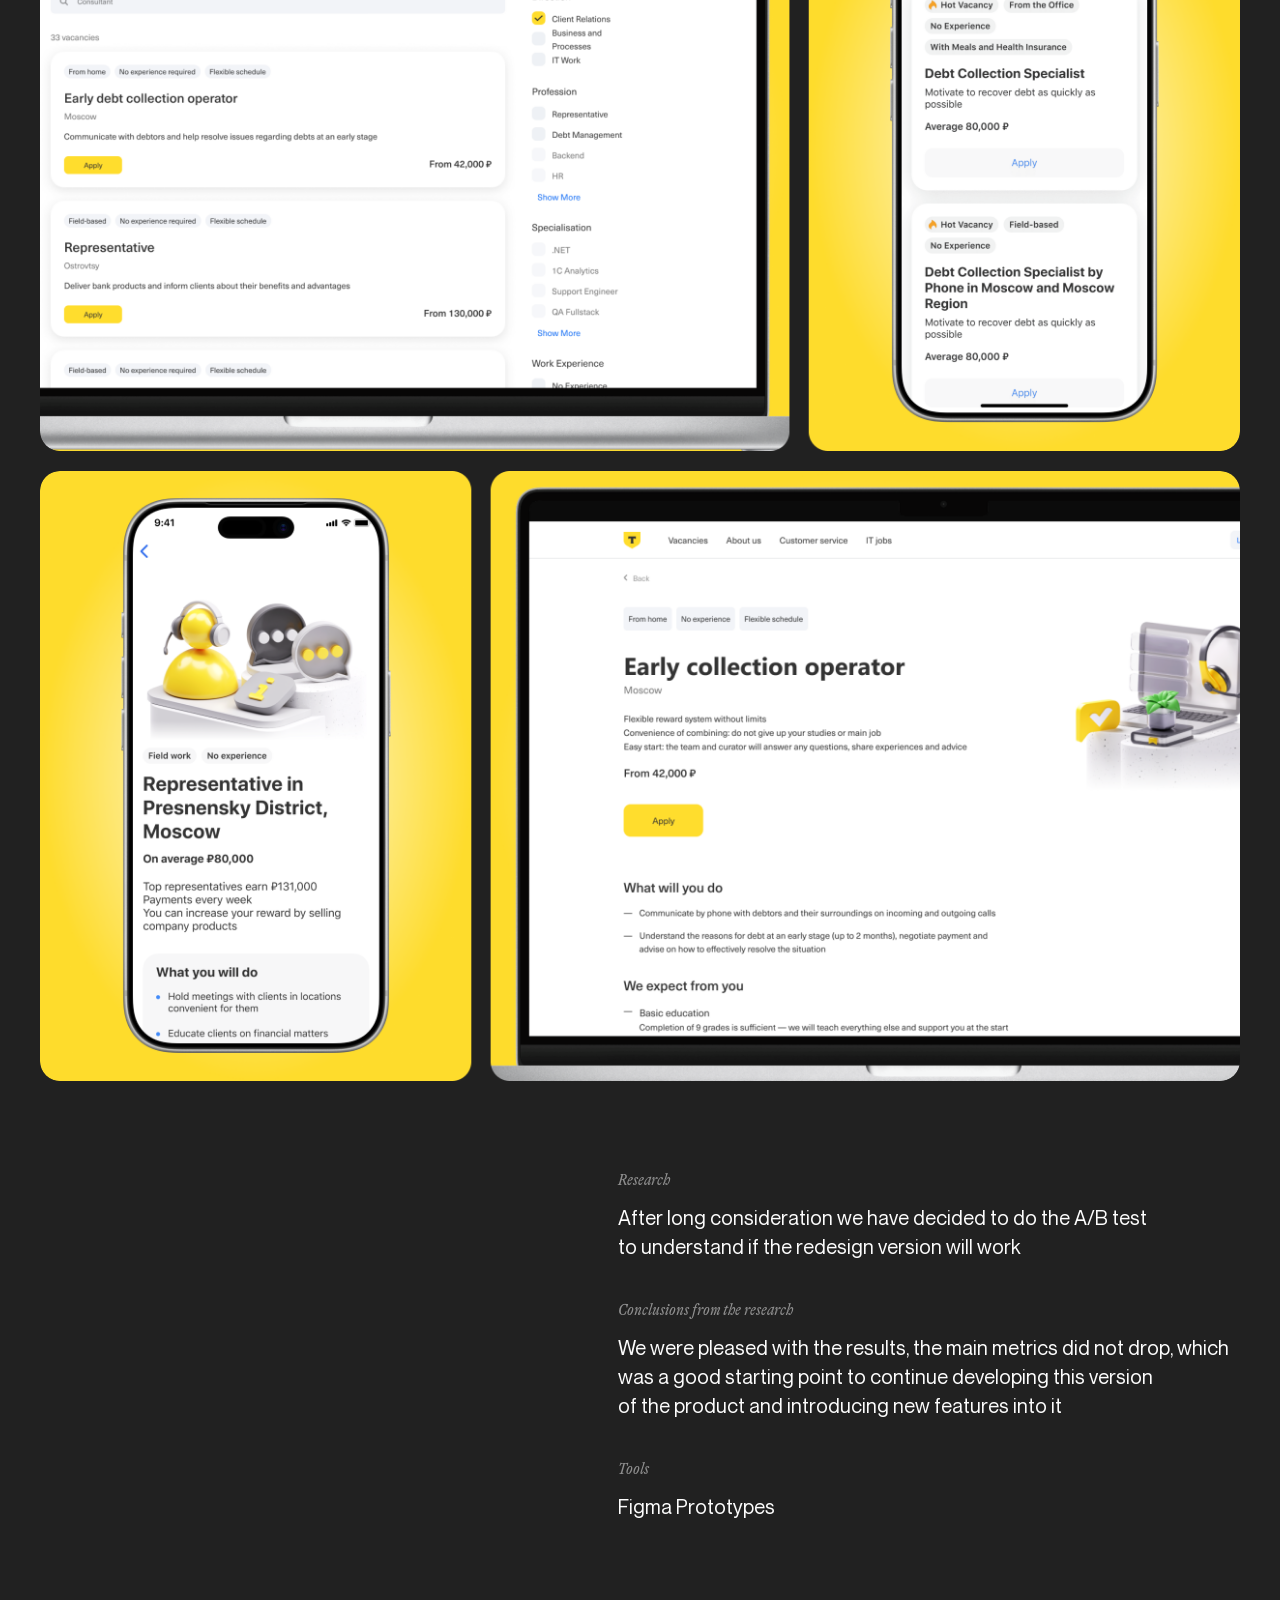
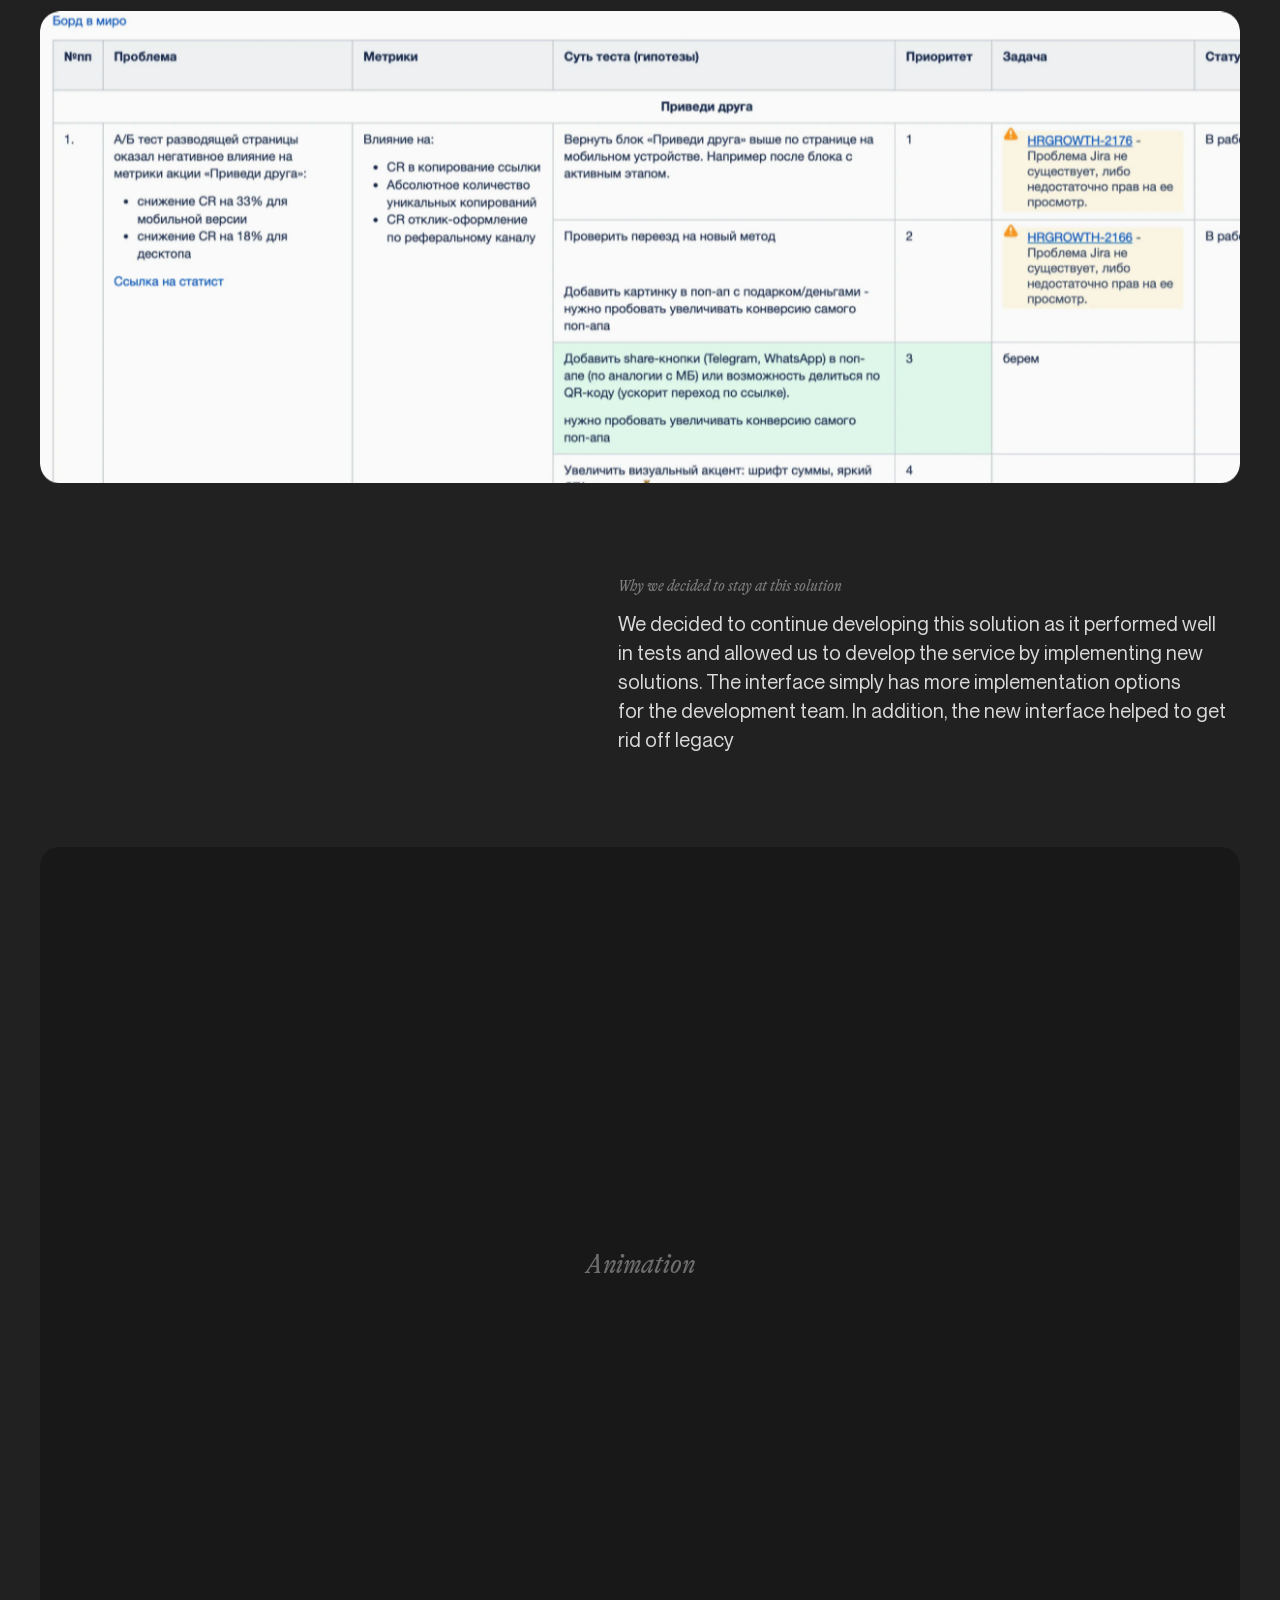
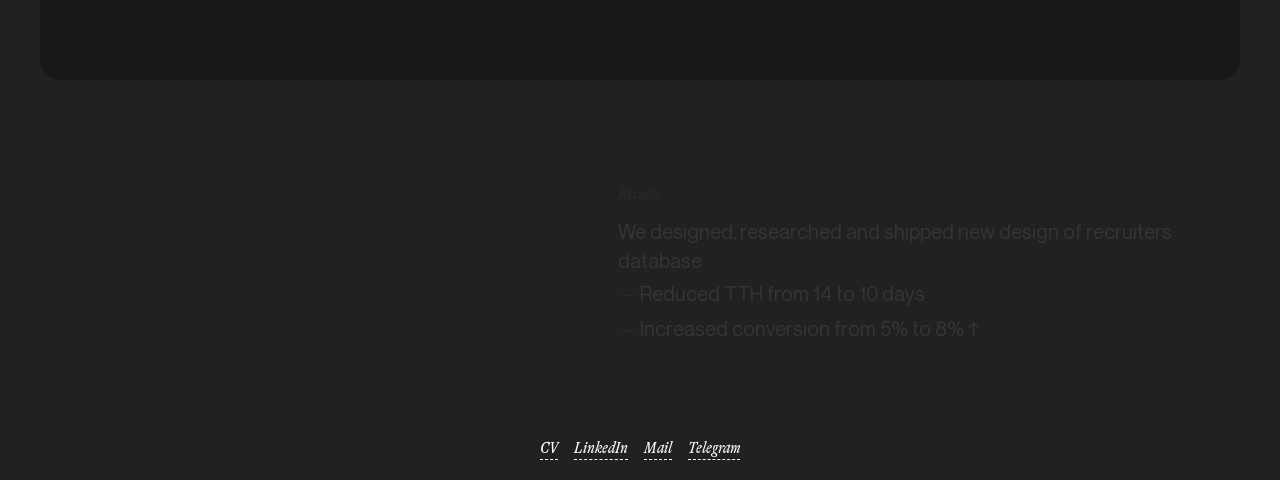
<file: cases/case-1.html>
<!DOCTYPE html>
<html lang="en">
<head>
<meta charset="UTF-8" />
<meta name="viewport" content="width=device-width, initial-scale=1.0" />
<title>Applicant Dashboard — Artyom Nabokov</title>
<meta name="description" content="Applicant Dashboard is a service where users go through bank interviews without HR involvement, which helps reduce the time needed for selection and onboarding." />
<link rel="icon" href="../assets/icons/favicon.svg" type="image/svg+xml">
<link rel="stylesheet" href="../css/styles.css" />
</head>
<body>

  <div class="preloader" id="preloader">
    <img class="preloader__logo" src="../assets/icons/logo.svg" alt="" />
    <span class="preloader__percent">0%</span>
  </div>

  <nav class="case-nav">
    <a href="../index.html#work" class="case-back reveal">← Back</a>
  </nav>

  <main class="case">
    <section class="case-hero reveal">
      <img src="../assets/images/cases/case-1/hero.png" alt="Applicant Dashboard hero screen" />
    </section>

    <section class="case-text case-text--intro reveal">
      <div class="case-tags">
        <span>Product Designer</span>
        <span>iOS, Web, Web-View</span>
        <span>UI/UX, A/B Tests, Research, Benchmarking</span>
        <span>B2E</span>
      </div>
      <p class="case-desc">Applicant Dashboard is&nbsp;a&nbsp;service where users go through bank interviews without HR involvement, which helps reduce the&nbsp;time needed for&nbsp;selection and&nbsp;onboarding</p>
      <a href="https://www.tbank.ru/career/service/about/" target="_blank" rel="noopener" class="case-badge"><img src="../assets/icons/website.svg" alt="" />Website</a>
    </section>

    <section class="case-feature-row reveal">
      <img src="../assets/images/cases/case-1/col-a-form.png" alt="Candidate questionnaire" />
      <img src="../assets/images/cases/case-1/col-b-cards.png" alt="Onboarding steps and vacancy cards" />
      <img src="../assets/images/cases/case-1/col-c-timeline.png" alt="Application submission timeline" />
    </section>

    <div class="case-text reveal">
      <div class="case-text__group">
        <h3>Problem</h3>
        <p>MVP version had outlived its purpose and&nbsp;no longer provided room for&nbsp;growth</p>
      </div>
      <div class="case-text__group">
        <h3>Business goal</h3>
        <p>Reduce the&nbsp;time to&nbsp;close vacancies and&nbsp;increase the&nbsp;conversion of&nbsp;candidates through the&nbsp;funnel</p>
      </div>
    </div>

    <section class="case-compare reveal">
      <span class="case-compare__label case-compare__label--before">Before</span>
      <span class="case-compare__label case-compare__label--after">After</span>
      <img class="case-compare__before" src="../assets/images/cases/case-1/before.png" alt="Before redesign" />
      <div class="case-compare__after-clip">
        <img class="case-compare__after" src="../assets/images/cases/case-1/after.png" alt="After redesign" />
      </div>
      <div class="case-compare__handle"></div>
      <div class="case-compare__grip"><span>Drag</span></div>
    </section>

    <div class="case-text reveal">
      <div class="case-text__group">
        <h3>Role and&nbsp;Responsibility</h3>
        <p>I have been working as&nbsp;product designer. The&nbsp;product was under my responsibility, I worked in&nbsp;a&nbsp;team of&nbsp;PM, analyst and&nbsp;development team</p>
      </div>
    </div>

    <section class="case-feature-grid reveal">
      <img src="../assets/images/cases/case-1/feature-row-1.png" alt="Control center and onboarding banner" />
      <img src="../assets/images/cases/case-1/feature-row-2.png" alt="Recognition banner and control center" />
    </section>

    <div class="case-text reveal">
      <div class="case-text__group">
        <h3>Research</h3>
        <p>After long consideration we have decided to&nbsp;do the&nbsp;A/B test to&nbsp;understand if&nbsp;the&nbsp;redesign version will work</p>
      </div>
      <div class="case-text__group">
        <h3>Conclusions from&nbsp;the&nbsp;research</h3>
        <p>We were pleased with&nbsp;the&nbsp;results, the&nbsp;main metrics did not drop, which was a&nbsp;good starting point to&nbsp;continue developing this version of&nbsp;the&nbsp;product and&nbsp;introducing new features into it</p>
      </div>
      <div class="case-text__group">
        <h3>Tools</h3>
        <p>Figma Prototypes</p>
      </div>
    </div>

    <section class="case-hero reveal">
      <img src="../assets/images/cases/case-1/prototype.png" alt="Figma prototype overview" />
    </section>

    <div class="case-text reveal">
      <div class="case-text__group">
        <h3>Why we decided to&nbsp;stay at&nbsp;this solution</h3>
        <p>We decided to&nbsp;continue developing this solution as&nbsp;it&nbsp;performed well in&nbsp;tests and&nbsp;allowed us to&nbsp;develop the&nbsp;service by&nbsp;implementing new solutions. The&nbsp;interface simply has more implementation options for&nbsp;the&nbsp;development team. In&nbsp;addition, the&nbsp;new interface helped to&nbsp;get rid off legacy</p>
      </div>
    </div>

    <section class="case-animation reveal">
      <span>Animation</span>
    </section>

    <div class="case-text case-results reveal">
      <div class="case-text__group">
        <h3>Results</h3>
        <p>We designed, researched and&nbsp;shipped new design of&nbsp;recruiters database</p>
        <ul>
          <li>Reduced TTH from&nbsp;14 to&nbsp;10 days</li>
          <li>Increased conversion from&nbsp;5% to&nbsp;8% ↑</li>
        </ul>
      </div>
    </div>
  </main>

  <footer class="links">
    <a href="#" target="_blank" rel="noopener">CV</a>
    <a href="https://www.linkedin.com/in/artyom-nabokov-3b5aaa315/" target="_blank" rel="noopener">LinkedIn</a>
    <button type="button" class="link-copy" data-copy="nabokov.artyom@gmail.com" data-label="Mail">Mail</button>
    <a href="https://t.me/bankasidra" target="_blank" rel="noopener">Telegram</a>
  </footer>

  <script src="../assets/vendor/gsap/gsap.min.js"></script>
  <script src="../assets/vendor/gsap/ScrollTrigger.min.js"></script>
  <script src="../js/script.js"></script>
</body>
</html>
</file>
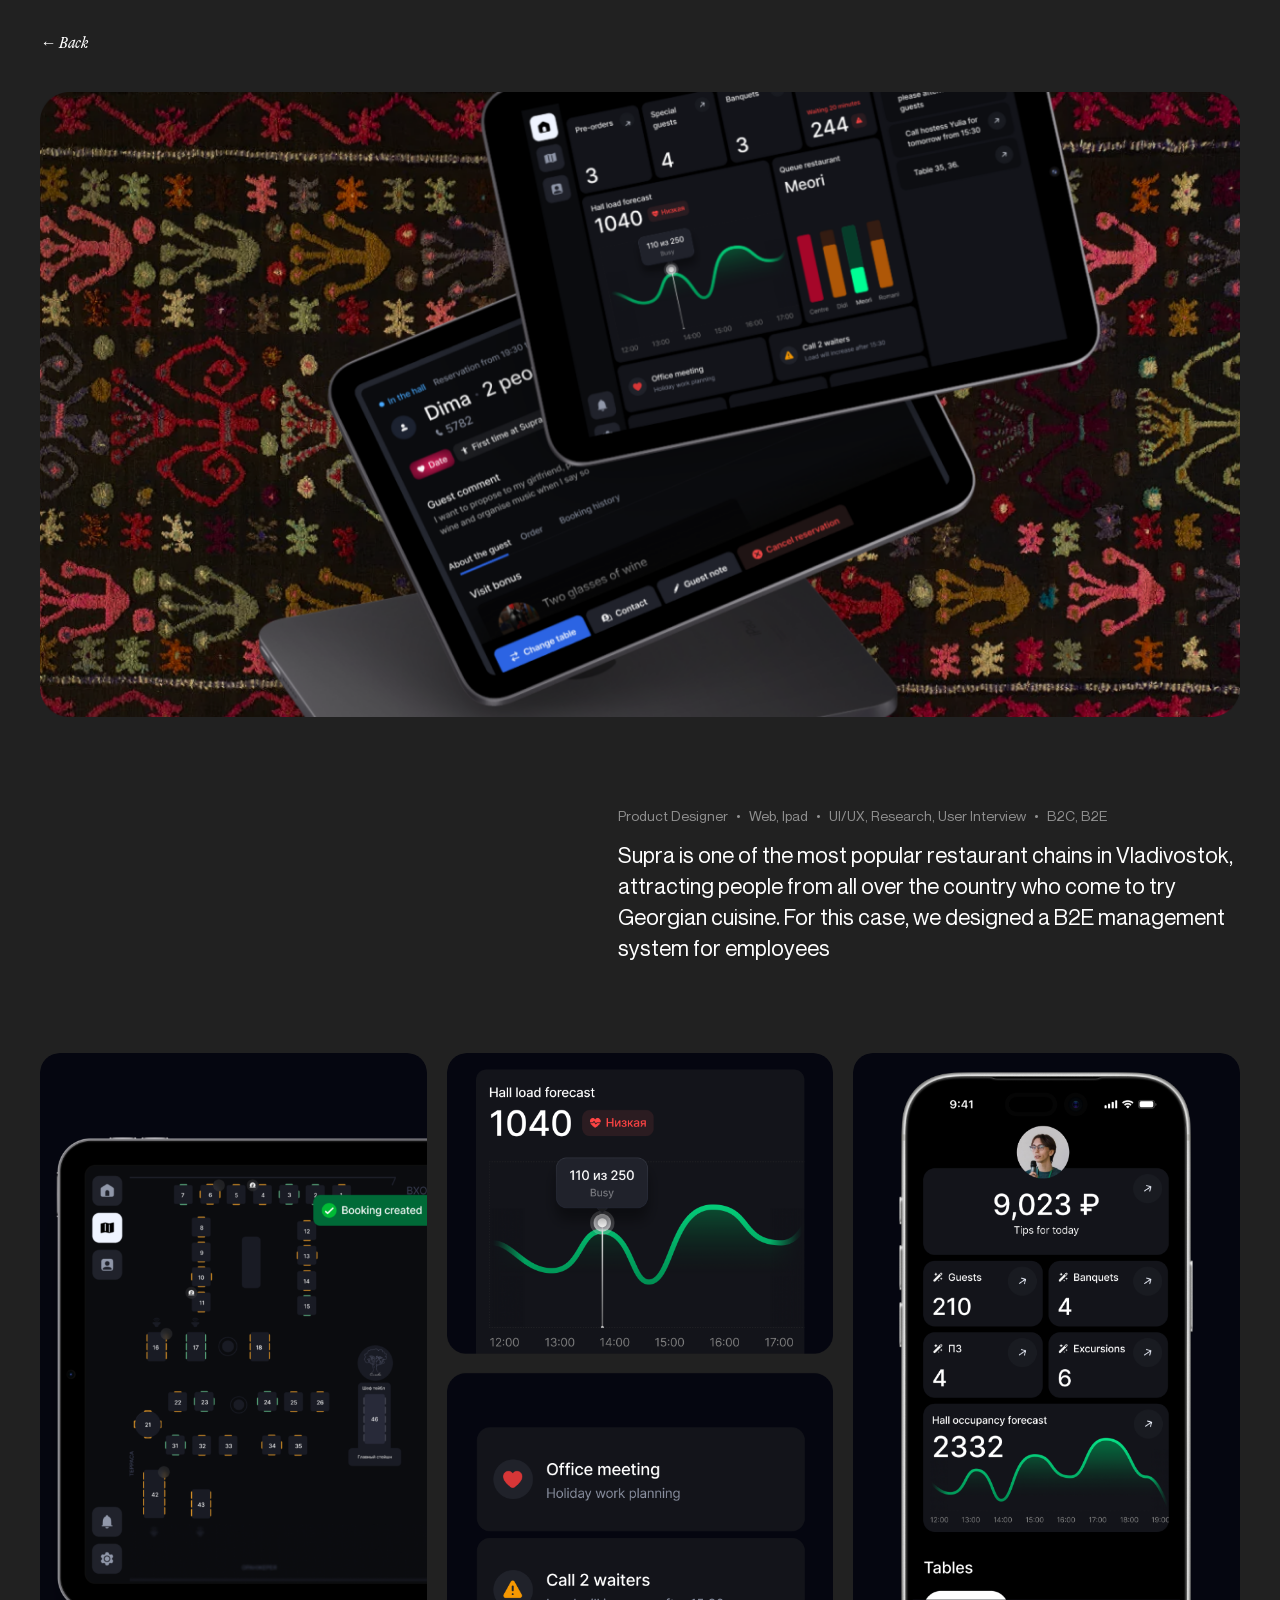
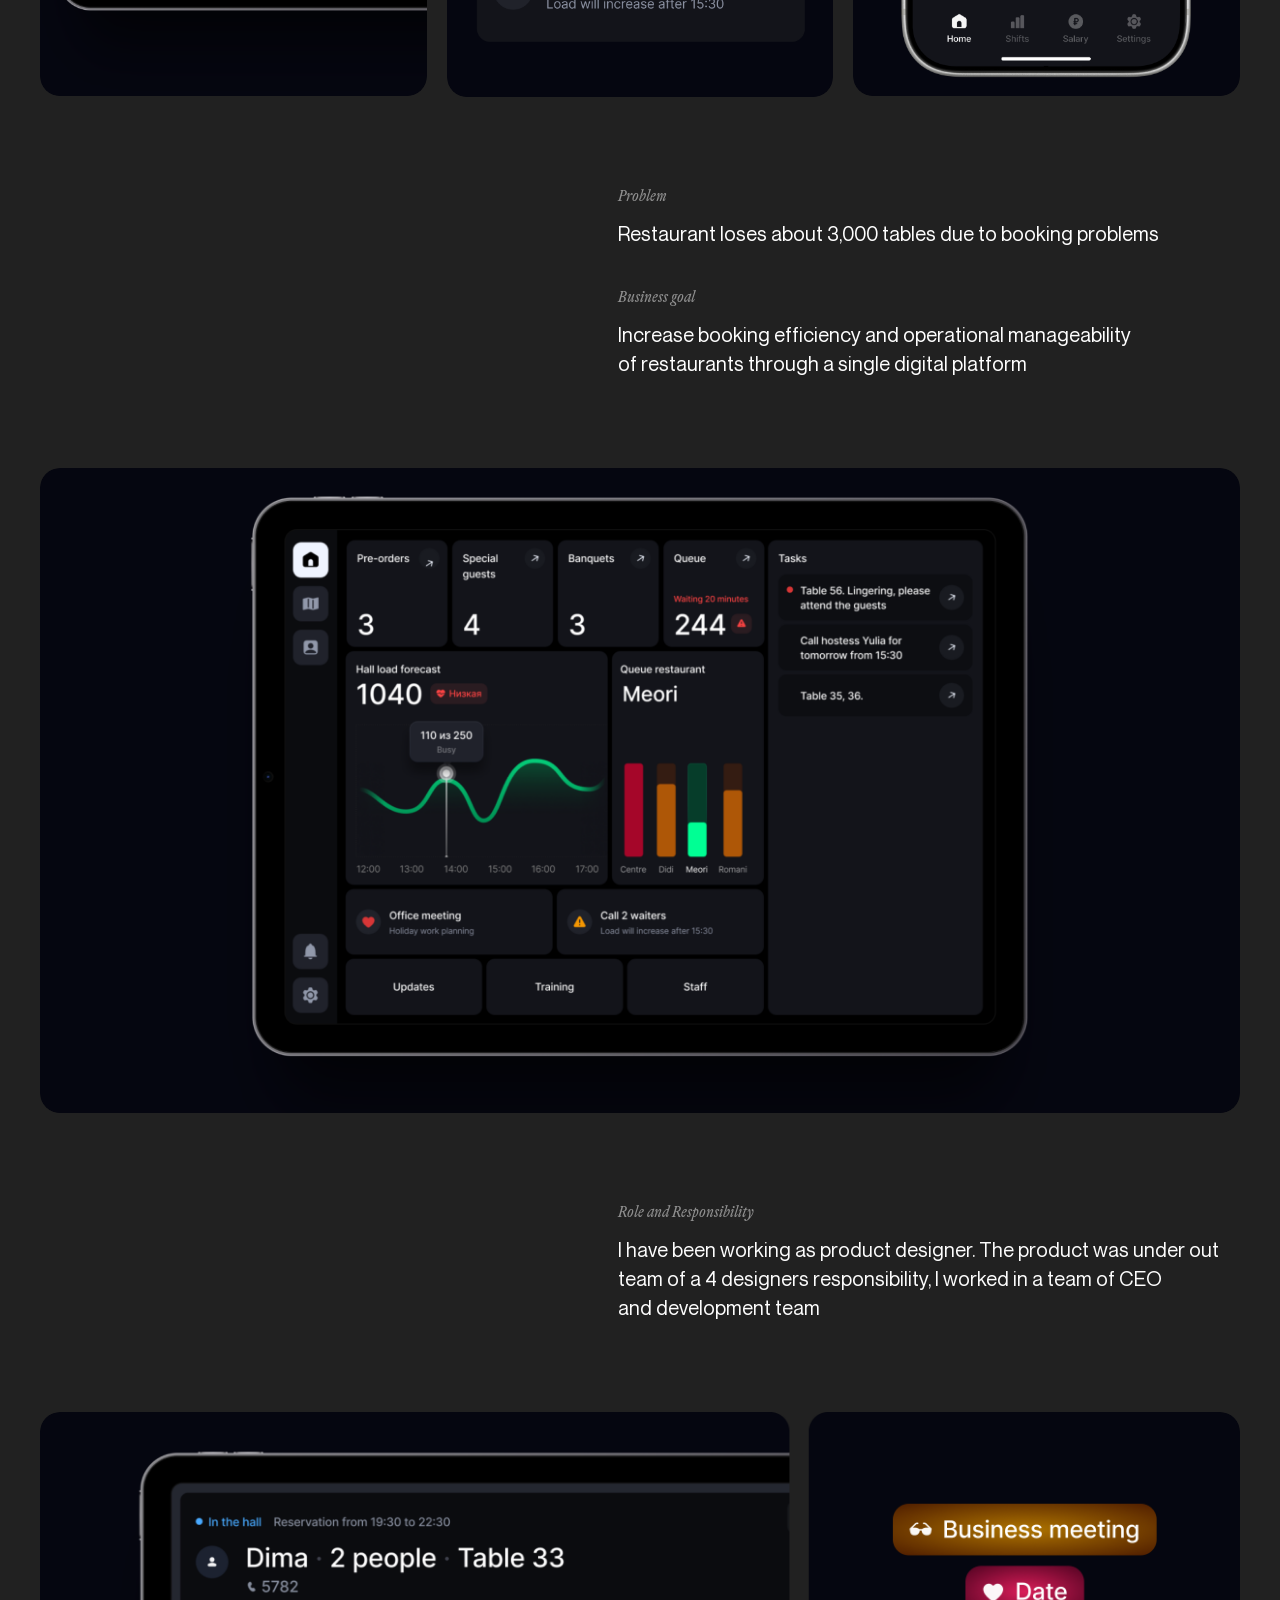
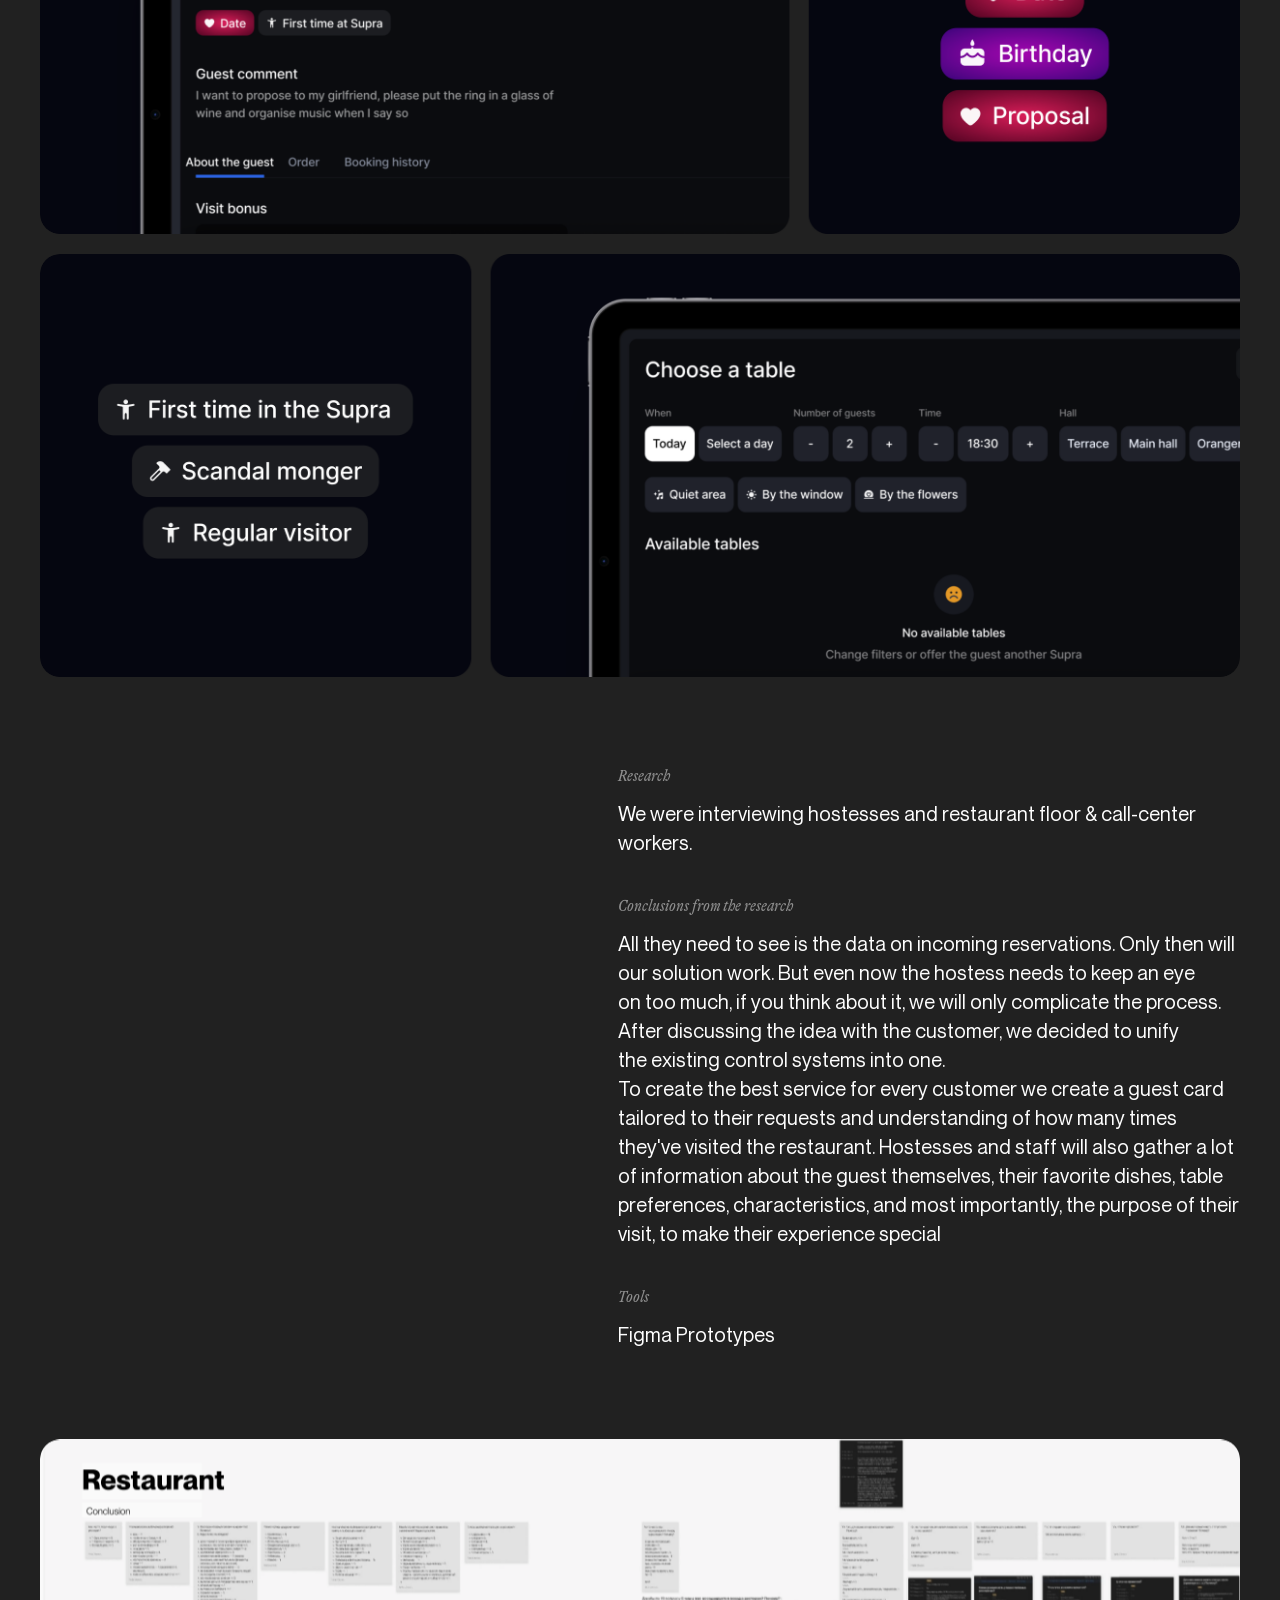
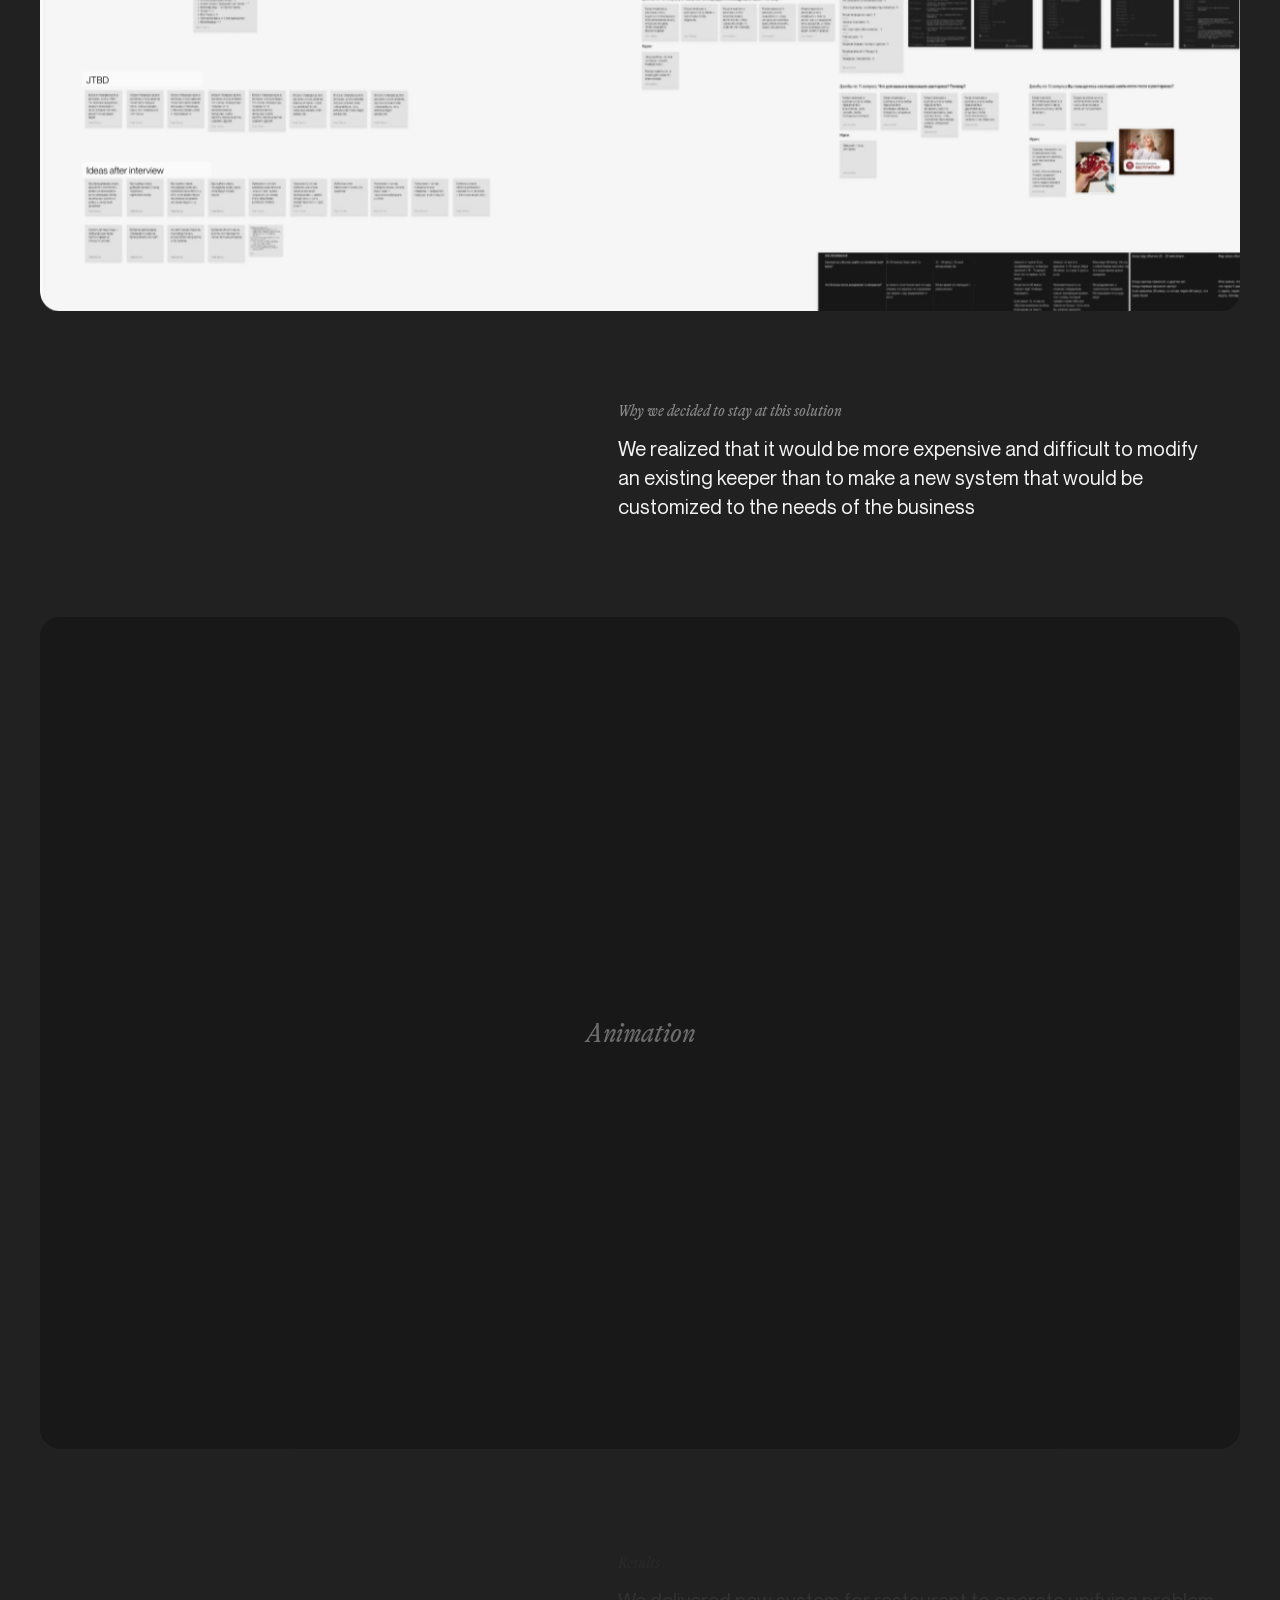
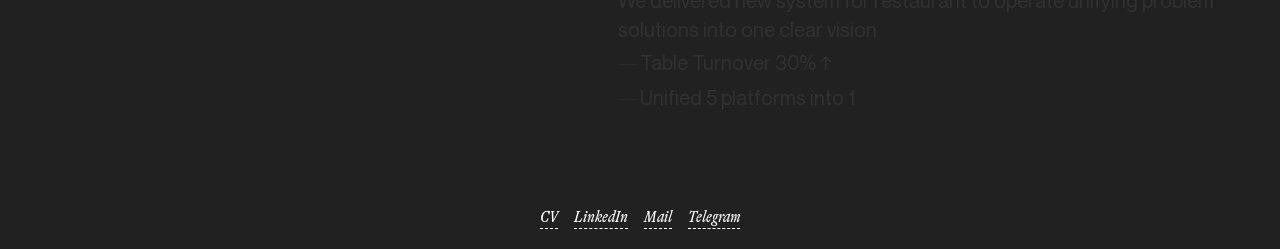
<file: cases/case-2.html>
<!DOCTYPE html>
<html lang="en">
<head>
<meta charset="UTF-8" />
<meta name="viewport" content="width=device-width, initial-scale=1.0" />
<title>Supra Booking Platform — Artyom Nabokov</title>
<meta name="description" content="Supra is one of the most popular restaurant chains in Vladivostok. We designed a B2E table and booking management system for employees." />
<link rel="icon" href="../assets/icons/favicon.svg" type="image/svg+xml">
<link rel="stylesheet" href="../css/styles.css" />
</head>
<body>

  <div class="preloader" id="preloader">
    <img class="preloader__logo" src="../assets/icons/logo.svg" alt="" />
    <span class="preloader__percent">0%</span>
  </div>

  <nav class="case-nav">
    <a href="../index.html#work" class="case-back reveal">← Back</a>
  </nav>

  <main class="case">
    <section class="case-hero reveal">
      <img src="../assets/images/cases/case-2/hero.png" alt="Supra booking platform hero screen" />
    </section>

    <section class="case-text case-text--intro reveal">
      <div class="case-tags">
        <span>Product Designer</span>
        <span>Web, Ipad</span>
        <span>UI/UX, Research, User Interview</span>
        <span>B2C, B2E</span>
      </div>
      <p class="case-desc">Supra is&nbsp;one of&nbsp;the&nbsp;most popular restaurant chains in&nbsp;Vladivostok, attracting people from&nbsp;all over the&nbsp;country who come to&nbsp;try Georgian cuisine. For&nbsp;this case, we designed a&nbsp;B2E management system for&nbsp;employees</p>
    </section>

    <section class="case-feature-row reveal">
      <img src="../assets/images/cases/case-2/col-a-shot.png" alt="Table booking screen" />
      <img src="../assets/images/cases/case-2/col-b-chart.png" alt="Hall load forecast dashboard" />
      <img src="../assets/images/cases/case-2/col-c-control.png" alt="Guest control center" />
    </section>

    <div class="case-text reveal">
      <div class="case-text__group">
        <h3>Problem</h3>
        <p>Restaurant loses about 3,000 tables due to&nbsp;booking problems</p>
      </div>
      <div class="case-text__group">
        <h3>Business goal</h3>
        <p>Increase booking efficiency and&nbsp;operational manageability of&nbsp;restaurants through a&nbsp;single digital platform</p>
      </div>
    </div>

    <section class="case-hero reveal">
      <img src="../assets/images/cases/case-2/big-shot.png" alt="Booking dashboard overview" />
    </section>

    <div class="case-text reveal">
      <div class="case-text__group">
        <h3>Role and&nbsp;Responsibility</h3>
        <p>I have been working as&nbsp;product designer. The&nbsp;product was under out team of&nbsp;a&nbsp;4 designers responsibility, I worked in&nbsp;a&nbsp;team of&nbsp;CEO and&nbsp;development team</p>
      </div>
    </div>

    <section class="case-feature-grid reveal">
      <img src="../assets/images/cases/case-2/feature-row-1.png" alt="Guest occasion badges and table plan" />
      <img src="../assets/images/cases/case-2/feature-row-2.png" alt="Guest history badges and control center" />
    </section>

    <div class="case-text reveal">
      <div class="case-text__group">
        <h3>Research</h3>
        <p>We were interviewing hostesses and&nbsp;restaurant floor &amp; call-center workers.</p>
      </div>
      <div class="case-text__group">
        <h3>Conclusions from&nbsp;the&nbsp;research</h3>
        <p>All they need to&nbsp;see is&nbsp;the&nbsp;data on&nbsp;incoming reservations. Only then will our solution work. But&nbsp;even now the&nbsp;hostess needs to&nbsp;keep an&nbsp;eye on&nbsp;too much, if&nbsp;you think about it, we will only complicate the&nbsp;process. After discussing the&nbsp;idea with&nbsp;the&nbsp;customer, we decided to&nbsp;unify the&nbsp;existing control systems into one.</p>
        <p>To&nbsp;create the&nbsp;best service for&nbsp;every customer we create a&nbsp;guest card tailored to&nbsp;their requests and&nbsp;understanding of&nbsp;how many times they've visited the&nbsp;restaurant. Hostesses and&nbsp;staff will also gather a&nbsp;lot of&nbsp;information about the&nbsp;guest themselves, their favorite dishes, table preferences, characteristics, and&nbsp;most importantly, the&nbsp;purpose of&nbsp;their visit, to&nbsp;make their experience special</p>
      </div>
      <div class="case-text__group">
        <h3>Tools</h3>
        <p>Figma Prototypes</p>
      </div>
    </div>

    <section class="case-hero reveal">
      <img src="../assets/images/cases/case-2/prototype.png" alt="Restaurant JTBD and research prototype overview" />
    </section>

    <div class="case-text reveal">
      <div class="case-text__group">
        <h3>Why we decided to&nbsp;stay at&nbsp;this solution</h3>
        <p>We realized that it&nbsp;would be more expensive and&nbsp;difficult to&nbsp;modify an&nbsp;existing keeper than to&nbsp;make a&nbsp;new system that would be customized to&nbsp;the&nbsp;needs of&nbsp;the&nbsp;business</p>
      </div>
    </div>

    <section class="case-animation reveal">
      <span>Animation</span>
    </section>

    <div class="case-text case-results reveal">
      <div class="case-text__group">
        <h3>Results</h3>
        <p>We delivered new system for&nbsp;restaurant to&nbsp;operate unifying problem solutions into one clear vision</p>
        <ul>
          <li>Table Turnover 30% ↑</li>
          <li>Unified 5 platforms into 1</li>
        </ul>
      </div>
    </div>
  </main>

  <footer class="links">
    <a href="#" target="_blank" rel="noopener">CV</a>
    <a href="https://www.linkedin.com/in/artyom-nabokov-3b5aaa315/" target="_blank" rel="noopener">LinkedIn</a>
    <button type="button" class="link-copy" data-copy="nabokov.artyom@gmail.com" data-label="Mail">Mail</button>
    <a href="https://t.me/bankasidra" target="_blank" rel="noopener">Telegram</a>
  </footer>

  <script src="../assets/vendor/gsap/gsap.min.js"></script>
  <script src="../assets/vendor/gsap/ScrollTrigger.min.js"></script>
  <script src="../js/script.js"></script>
</body>
</html>
</file>
<file: css/styles.css>
/* ---------- Fonts ----------
   Trial webfonts used for this non-commercial portfolio, per foundry trial terms:
     - GT Alpina Trial Condensed Regular/Medium Italic (Grilli Type) — headings/labels
     - PP Neue Montreal Regular/Medium (Pangram Pangram) — body/card titles */

@font-face {
  font-family: 'GT Alpina Trial';
  src: url('../assets/fonts/GT-Alpina-Condensed-Regular-Italic-Trial.otf') format('opentype');
  font-style: italic;
  font-weight: 400;
  font-display: swap;
}
@font-face {
  font-family: 'GT Alpina Trial';
  src: url('../assets/fonts/GT-Alpina-Condensed-Medium-Italic-Trial.otf') format('opentype');
  font-style: italic;
  font-weight: 500;
  font-display: swap;
}
@font-face {
  font-family: 'PP Neue Montreal';
  src: url('../assets/fonts/NeueMontreal-Regular.woff2') format('woff2');
  font-style: normal;
  font-weight: 400;
  font-display: swap;
}
@font-face {
  font-family: 'PP Neue Montreal';
  src: url('../assets/fonts/NeueMontreal-Medium.woff2') format('woff2');
  font-style: normal;
  font-weight: 500;
  font-display: swap;
}

/* Seamless cross-page navigation: the browser morphs the outgoing page into
   the incoming one instead of a hard cut. Chromium-only — other browsers
   just fall back to a normal instant navigation, no harm done. */
@view-transition {
  navigation: auto;
}

::view-transition-old(root),
::view-transition-new(root) {
  animation-duration: 0.45s;
  animation-timing-function: cubic-bezier(0.16, 1, 0.3, 1);
}

:root {
  --bg: #212121;
  --bg-deep: #0f0f0f;
  --fg: #ffffff;
  --fg-dim: rgba(255, 255, 255, 0.5);
  --gap: 20px;
  --container: 1240px;
  --font-display: 'GT Alpina Trial', 'Fraunces', Georgia, serif;
  --font-body: 'PP Neue Montreal', 'General Sans', Inter, Arial, sans-serif;
  --ease: cubic-bezier(0.16, 1, 0.3, 1);

  /* ---------- Custom cursors ----------
     Hotspot (the 2nd/3rd number pair) is where the pointer's "active point"
     sits within the 24x24 icon: near the tip for the default/pointer arrows,
     dead-center for the direction badges since those aren't precision
     pointers. Each has a native fallback in case the SVG fails to load. */
  --cursor-default: url('../assets/cursors/cursor-default.svg') 4 2, auto;
  --cursor-pointer: url('../assets/cursors/cursor-pointer.svg') 10 2, pointer;
  --cursor-arrow-left: url('../assets/cursors/cursor-arrow-left.svg') 12 12, w-resize;
  --cursor-arrow-right: url('../assets/cursors/cursor-arrow-right.svg') 12 12, e-resize;
  --cursor-drag: url('../assets/cursors/cursor-drag.svg') 10 10, ew-resize;
}

* { box-sizing: border-box; }

html { scroll-behavior: smooth; }

body {
  margin: 0;
  background: var(--bg);
  color: var(--fg);
  font-family: var(--font-body);
  -webkit-font-smoothing: antialiased;
  cursor: var(--cursor-default);
}

img { display: block; max-width: 100%; }

a { color: inherit; text-decoration: none; }

a, button {
  cursor: var(--cursor-pointer);
}

/* ---------- Preloader ----------
   Blocks the site until every image on the page has finished loading (or
   loading fails / times out), then fades out — see js/script.js. */
.preloader {
  position: fixed;
  inset: 0;
  z-index: 9999;
  display: flex;
  flex-direction: column;
  align-items: center;
  justify-content: center;
  gap: 24px;
  background: var(--bg);
  opacity: 1;
  transition: opacity 0.6s var(--ease);
}
.preloader__logo {
  width: 96px;
  height: 96px;
  animation: preloader-pulse 1.4s ease-in-out infinite;
}
.preloader__percent {
  font-family: var(--font-display);
  font-style: italic;
  font-size: 16px;
  color: var(--fg-dim);
  min-width: 3ch;
  text-align: center;
}
.preloader--done {
  opacity: 0;
  pointer-events: none;
}
@keyframes preloader-pulse {
  0%, 100% { opacity: 0.45; transform: scale(0.92); }
  50% { opacity: 1; transform: scale(1); }
}
@media (prefers-reduced-motion: reduce) {
  .preloader__logo { animation: none; }
}

/* ---------- Reveal-on-scroll ----------
   Resting state only — GSAP (ScrollTrigger) animates these in; see js/script.js.
   Kept as plain CSS so content isn't briefly visible before JS runs. */
.reveal {
  opacity: 0;
}

/* ---------- Hero ---------- */
.hero {
  min-height: 100vh;
  display: flex;
  flex-direction: column;
  align-items: center;
  justify-content: flex-end;
  gap: 40px;
  padding: 40px 20px 32px;
  text-align: center;
  /* Identical hero markup on index.html and about.html — naming it lets the
     browser morph it in place across navigation instead of crossfading it
     away and back in with the rest of the page. */
  view-transition-name: site-hero;
}

.hero__logo {
  width: 220px;
}
.hero__logo img { width: 100%; height: auto; }

.hero__tagline {
  font-family: var(--font-display);
  font-style: italic;
  font-size: clamp(18px, 2.4vw, 32px);
  line-height: 1.3;
  max-width: 620px;
  color: var(--fg);
}

.hero__nav {
  display: flex;
  gap: 2px;
  padding: 8px;
}

.hero__nav-item {
  display: flex;
  align-items: center;
  gap: 10px;
  padding: 8px 20px;
  opacity: 0.5;
}
.hero__nav-item.is-active {
  opacity: 1;
}
.hero__nav-item span {
  font-family: var(--font-display);
  font-style: italic;
  font-size: 16px;
  white-space: nowrap;
}

/* ---------- Sections ---------- */
.section {
  max-width: var(--container);
  margin: 0 auto;
  padding: 100px 20px 60px;
}

#work { padding-top: 56px; }

.section__head {
  display: flex;
  align-items: baseline;
  justify-content: space-between;
  margin-bottom: 40px;
}

.section__head h2 {
  font-family: var(--font-display);
  font-style: italic;
  font-weight: 400;
  font-size: clamp(24px, 3vw, 32px);
  margin: 0;
}

.work-nav {
  display: none;
  gap: 32px;
}
/* Touch devices keep native swipe-scroll on the row; the arrows are a
   desktop-with-a-mouse affordance only. */
@media (hover: hover) and (pointer: fine) {
  .work-nav { display: flex; }
}
.work-nav__btn {
  font-family: var(--font-display);
  font-style: italic;
  font-size: 40px;
  line-height: 1;
  color: var(--fg);
  background: none;
  border: none;
  padding: 0;
  transition: color 0.3s var(--ease);
}
.work-nav__btn.is-inactive {
  color: var(--fg-dim);
  cursor: var(--cursor-default);
  pointer-events: none;
}

/* ---------- Card component (Selected Work + Playground) ----------
   Shadow/lift live on .card (unclipped, so box-shadow stays rounded and
   doesn't show a seam on transform); rounding + clipping of the actual
   artwork live on the .card__clip child. Splitting these across two
   elements avoids the classic border-radius+overflow+transform bug where
   the browser's shadow and clip paths drift apart mid-transition. */
.card {
  position: relative;
  display: block;
  border-radius: 21px;
  aspect-ratio: var(--card-w) / var(--card-h);
  --shadow-o: 0;
  box-shadow: 0 24px 48px rgba(0, 0, 0, var(--shadow-o));
}

.card__clip {
  position: absolute;
  inset: 0;
  border-radius: inherit;
  overflow: hidden;
  background: var(--card-bg, #111);
}

.card__visual {
  position: absolute;
  inset: 0;
}

.card__layer {
  position: absolute;
  left: var(--l, 0);
  top: var(--t, 0);
  width: var(--w, 100%);
  height: var(--h, 100%);
  object-fit: cover;
}
.card__layer--centered {
  left: 50%;
  top: 50%;
  width: auto;
  height: 100%;
  transform: translate(-50%, -50%);
}
.card__mask {
  -webkit-mask-repeat: no-repeat;
  mask-repeat: no-repeat;
  -webkit-mask-size: 100% 100%;
  mask-size: 100% 100%;
  -webkit-mask-position: 0 0;
  mask-position: 0 0;
}

.card__fade {
  position: absolute;
  inset: 0;
  background: linear-gradient(to bottom, rgba(15, 15, 15, 0) 45%, rgba(15, 15, 15, 0.92) 100%);
  opacity: 0;
}

.card__text {
  position: absolute;
  left: 16px;
  right: 16px;
  bottom: 16px;
  opacity: 0;
  transform: translateY(10px);
}

/* Selected Work: caption + fade are always shown, not hover-only */
.work-grid .card__fade,
.work-grid .card__text {
  opacity: 1;
  transform: translateY(0);
}

.card__title {
  font-family: var(--font-body);
  font-weight: 500;
  font-size: 16px;
  line-height: 1.25;
  margin: 0 0 10px;
}
.card__title-dim { color: var(--fg-dim); font-weight: 400; }

.card__client {
  font-family: var(--font-display);
  font-style: italic;
  font-size: 18px;
  color: var(--fg-dim);
  margin: 0;
}

/* ---------- Selected Work: single horizontal row ----------
   Scrolls natively (trackpad/touch drag) and via the two header arrows
   (initWorkGrid), which just jump the row to its start/end. Bleeds past
   the section's 1240px container toward the viewport's right edge (half
   the gap .section's auto-centering adds outside the container) so the
   trailing "View all" card isn't flush against the container's edge. */
.work-grid {
  display: flex;
  flex-wrap: nowrap;
  align-items: flex-end;
  gap: var(--gap);
  overflow-x: auto;
  scrollbar-width: none;
  -ms-overflow-style: none;
  margin-right: calc(-1 * (100vw - 100%) / 2);
  /* overflow-x:auto forces overflow-y to act as auto too (per spec, an axis
     can't stay "visible" while the other isn't), which would otherwise clip
     the hover box-shadow at the row's top/bottom/left edges (the first
     card's shadow has nowhere to bleed into on the left otherwise). Pad the
     scroll area and cancel the padding with a matching negative margin so
     the shadow has room without shifting surrounding layout. */
  padding: 24px 0 90px 48px;
  margin-top: -24px;
  margin-bottom: -90px;
  margin-left: -48px;
}
.work-grid img { -webkit-user-drag: none; user-drag: none; }
.work-grid::-webkit-scrollbar { display: none; }
.work-grid .card {
  flex: 0 0 auto;
  width: calc(var(--card-w) * 1px);
}

@media (max-width: 560px) {
  .work-grid .card { width: calc(var(--card-w) * 0.72px); }
}

/* Extra scrollable room past the "View all" card, sized in JS only when
   the right arrow's target would otherwise exceed the row's natural
   scroll range (happens on wide screens, where bleed already shows past
   the arrow's own position) — keeps the right-arrow click always able to
   reach its target instead of clamping short partway through a card. */
.work-grid__spacer {
  flex: 0 0 auto;
  width: 0;
}

.card--viewall {
  display: flex;
  flex-direction: column;
  align-items: center;
  justify-content: center;
  gap: 24px;
  background: #2c2c2c;
}
.card--viewall__circle {
  display: flex;
  align-items: center;
  justify-content: center;
  width: 60px;
  height: 60px;
  border-radius: 50%;
  background: #3a3a3a;
  font-family: var(--font-display);
  font-style: italic;
  font-size: 40px;
  color: var(--fg);
}
.card--viewall__label {
  font-family: var(--font-display);
  font-style: italic;
  font-size: 32px;
  color: var(--fg);
  white-space: nowrap;
}

/* ---------- Playground (masonry via columns) ---------- */
.playground-grid {
  display: grid;
  grid-template-columns: repeat(3, 1fr);
  gap: var(--gap);
  align-items: start;
}

.playground-col {
  display: flex;
  flex-direction: column;
  gap: var(--gap);
}

@media (max-width: 900px) {
  .playground-grid { grid-template-columns: repeat(2, 1fr); }
}
@media (max-width: 600px) {
  .playground-grid { grid-template-columns: 1fr; }
}

/* ---------- Footer links ---------- */
.links {
  display: flex;
  gap: 16px;
  align-items: center;
  justify-content: center;
  padding: 20px;
  background: var(--bg);
}
.links a,
.links button {
  font-family: var(--font-display);
  font-style: italic;
  font-size: 16px;
  border: none;
  border-bottom: 1px dashed var(--fg);
  padding: 0 0 2px;
  background: none;
  color: inherit;
  cursor: var(--cursor-pointer);
}

@media (max-width: 480px) {
  .hero { gap: 28px; }
  .hero__nav {
    flex-wrap: nowrap;
    justify-content: center;
    max-width: 100%;
    overflow-x: auto;
    -webkit-overflow-scrolling: touch;
    scrollbar-width: none;
    -ms-overflow-style: none;
  }
  .hero__nav::-webkit-scrollbar { display: none; }
  .hero__nav-item { padding: 8px 14px; flex-shrink: 0; }
  .hero__nav-item span { font-size: 14px; }
}

/* ================= Case study pages ================= */

.case-nav {
  max-width: var(--container);
  margin: 0 auto;
  padding: 32px 20px 0;
}
.case-back {
  display: inline-flex;
  align-items: center;
  gap: 8px;
  font-family: var(--font-display);
  font-style: italic;
  font-size: 16px;
  opacity: 0.6;
}
.case-back img { width: 15px; height: 15px; filter: invert(1); }

.case {
  max-width: var(--container);
  margin: 0 auto;
  padding: 40px 20px 100px;
  display: flex;
  flex-direction: column;
  gap: 90px;
}

.case-hero img,
.case-feature-row img,
.case-feature-grid img,
.case-compare img {
  width: 100%;
  display: block;
  border-radius: 20px;
}

/* Text blocks sit in the right half of the content column, matching the source layout */
.case-text {
  margin-left: auto;
  width: 622px;
  max-width: 100%;
  display: flex;
  flex-direction: column;
  gap: 40px;
}
.case-text__group h3,
.case-text__label {
  font-family: var(--font-display);
  font-style: italic;
  font-weight: 400;
  font-size: 16px;
  color: var(--fg-dim);
  margin: 0 0 14px;
}
.case-text__group p {
  font-size: 20px;
  line-height: 1.45;
  margin: 0;
}

/* The intro block (tags/description/badges) uses a tighter 16px gap in
   Figma than the other text blocks' 40px group spacing. */
.case-text--intro {
  gap: 16px;
}

.case-tags {
  display: flex;
  flex-wrap: wrap;
  gap: 8px;
  font-size: 14px;
  color: var(--fg-dim);
}
.case-tags span:not(:last-child)::after {
  content: '•';
  margin-left: 8px;
}
.case-desc {
  font-size: 22px;
  line-height: 1.4;
  margin: 0;
}
.case-badge {
  align-self: flex-start;
  display: inline-flex;
  align-items: center;
  gap: 8px;
  padding: 12px 16px 12px 12px;
  border-radius: 20px;
  background: #2c2c2c;
  font-family: var(--font-body);
  font-weight: 500;
  font-size: 16px;
  color: #fff;
}
.case-badge img { width: 12px; height: auto; }

.case-feature-row {
  display: grid;
  grid-template-columns: repeat(3, 1fr);
  gap: var(--gap);
}
.case-feature-grid {
  display: flex;
  flex-direction: column;
  gap: var(--gap);
}

.case-compare {
  position: relative;
  border-radius: 20px;
  overflow: hidden;
  aspect-ratio: 1240 / 666;
  cursor: var(--cursor-drag);
  user-select: none;
  /* Matches the block's own radial gradient fill in Figma — the before/
     after shots don't quite reach the container edges, so this shows in
     the margins instead of a jarring black bar. */
  background: radial-gradient(circle at 50% 50%, #ffffff 0%, #fff7cb 25%, #ffee96 50%, #ffe662 75%, #ffe147 87.5%, #ffdd2d 100%);
}
/* Both shots are full-bleed and identically sized/positioned (the whole
   container) — that's what lets the drag reveal more/less of either side
   with no gap. Sizing each to only its own small Figma "window" meant the
   reveal ran out of image past that window's edge. */
.case-compare img {
  position: absolute;
  inset: 0;
  width: 100%;
  height: 100%;
  object-fit: contain;
  object-position: center;
  border-radius: 0;
  pointer-events: none;
  /* The full mockup at "contain" size reads small against this wide
     letterboxed block — scale it up so it reads closer to Figma's size,
     letting the container's overflow:hidden crop the excess. */
  transform: scale(1.4);
}
/* The reveal clip must be a percentage of the whole container, not of the
   "after" image's own (already-offset, already-narrower) box — clipping
   the image directly clipped it relative to itself, which is why the
   drag looked broken. Wrap it in a full-size layer and clip that instead. */
.case-compare__after-clip {
  position: absolute;
  inset: 0;
  clip-path: inset(0 0 0 50%);
}
.case-compare__handle {
  position: absolute;
  top: 0;
  bottom: 0;
  left: 50%;
  width: 6px;
  background: #ffdd2d;
  border-radius: 8px;
  transform: translateX(-50%);
  pointer-events: none;
  z-index: 2;
}
.case-compare__grip {
  position: absolute;
  top: 50%;
  left: 50%;
  width: 48px;
  height: 108px;
  border-radius: 11px;
  background: #ffdd2d;
  transform: translate(-50%, -50%);
  display: flex;
  flex-direction: column;
  align-items: center;
  justify-content: center;
  gap: 8px;
  pointer-events: none;
  z-index: 3;
}
.case-compare__grip span {
  font-family: var(--font-body);
  font-weight: 500;
  font-size: 16px;
  color: #9a8104;
}
.case-compare__label {
  position: absolute;
  top: 3%;
  font-family: var(--font-display);
  font-style: italic;
  font-size: 16px;
  color: #212121;
  z-index: 2;
}
.case-compare__label--before { left: 1.6%; }
.case-compare__label--after { right: 1.6%; }

.case-animation {
  aspect-ratio: 1240 / 860;
  border-radius: 20px;
  background: #161616;
  display: flex;
  align-items: center;
  justify-content: center;
  overflow: hidden;
}
.case-animation span {
  font-family: var(--font-display);
  font-style: italic;
  font-size: 28px;
  color: var(--fg-dim);
}
.case-animation video {
  width: 100%;
  height: 100%;
  object-fit: cover;
}

.case-results ul {
  list-style: none;
  padding: 0;
  margin: 6px 0 0;
  display: flex;
  flex-direction: column;
  gap: 10px;
}
.case-results li {
  font-size: 20px;
  padding-left: 22px;
  position: relative;
}
.case-hypotheses,
.case-plain-list {
  list-style: none;
  padding: 0;
  margin: 0;
  display: flex;
  flex-direction: column;
  gap: 20px;
}
.case-hypotheses li {
  font-size: 18px;
  line-height: 1.5;
  padding-left: 22px;
  position: relative;
}
.case-hypotheses li::before {
  content: '•';
  position: absolute;
  left: 0;
  color: var(--fg-dim);
}
.case-plain-list { gap: 10px; margin-top: 6px; }
.case-plain-list li { font-size: 20px; }

.case-results li::before {
  content: '—';
  position: absolute;
  left: 0;
  color: var(--fg-dim);
}

@media (max-width: 900px) {
  .case-feature-row { grid-template-columns: repeat(2, 1fr); }
  .case-text { width: 100%; }
}
@media (max-width: 560px) {
  .case-feature-row { grid-template-columns: 1fr; }
  .case { gap: 60px; }
}

/* ================= About page ================= */

.about-photos {
  display: flex;
  gap: var(--gap);
  align-items: flex-start;
  margin-bottom: 96px;
}
.about-photos__left {
  display: flex;
  flex-direction: column;
  gap: 74px;
  flex: 822 1 0%;
  min-width: 0;
}
.about-photos__row {
  display: flex;
  align-items: flex-start;
  gap: var(--gap);
  width: 100%;
}
.about-photos__row .about-photo { flex: 1; }
.about-photo {
  position: relative;
  border-radius: 20px;
  overflow: hidden;
}
.about-photo--tall {
  flex: 401 1 0%;
}
.about-photo__img {
  position: absolute;
  left: var(--l, 0);
  top: var(--t, 0);
  width: var(--w, 100%);
  height: var(--h, 100%);
  object-fit: cover;
}
.about-photo__img--plain {
  position: static;
  width: 100%;
  height: 100%;
}

.about-bio {
  width: 685px;
  max-width: 100%;
  font-family: var(--font-body);
  font-size: 24px;
  line-height: 1.2;
  margin: 0;
}

.about-strengths h3 {
  font-family: var(--font-display);
  font-style: italic;
  font-weight: 400;
  font-size: clamp(24px, 3vw, 32px);
  margin: 0 0 48px;
}
.about-strengths__grid {
  display: grid;
  grid-template-columns: repeat(2, 1fr);
  column-gap: 84px;
  row-gap: 48px;
}
.about-strength {
  display: flex;
  flex-direction: column;
  gap: 16px;
}
.about-strength__badge {
  align-self: flex-start;
  display: inline-flex;
  align-items: center;
  padding: 12px 16px;
  border-radius: 20px;
  background: #2c2c2c;
  font-family: var(--font-body);
  font-weight: 500;
  font-size: 16px;
  color: #fff;
}
.about-strength p {
  font-family: var(--font-body);
  font-size: 24px;
  line-height: 1.4;
  margin: 0;
}

@media (max-width: 900px) {
  .about-photos { flex-direction: column; }
  .about-photos__left { flex: none; width: 100%; }
  .about-photo--tall { flex: none; width: 100%; }
  .about-strengths__grid { grid-template-columns: 1fr; }
}
@media (max-width: 560px) {
  .about-photos__row { flex-direction: column; }
}

/* ================= Experience page ================= */

.exp-list {
  margin-left: auto;
  width: 622px;
  max-width: 100%;
  display: flex;
  flex-direction: column;
  gap: 80px;
}
.exp-entry {
  display: flex;
  flex-direction: column;
  gap: 48px;
}
.exp-entry__text {
  display: flex;
  flex-direction: column;
  gap: 16px;
}
.exp-entry__header {
  display: flex;
  align-items: flex-start;
  justify-content: space-between;
  width: 100%;
}
.exp-entry__icon {
  width: 48px;
  height: 48px;
  border-radius: 6px;
  overflow: hidden;
  flex-shrink: 0;
}
.exp-entry__icon img {
  width: 100%;
  height: 100%;
  object-fit: cover;
  display: block;
}
.exp-entry__badge {
  align-self: flex-start;
  display: inline-flex;
  align-items: center;
  padding: 12px 16px;
  border-radius: 20px;
  background: #2c2c2c;
  font-family: var(--font-body);
  font-weight: 500;
  font-size: 16px;
  color: #fff;
  white-space: nowrap;
}
.exp-entry__title {
  display: flex;
  flex-direction: column;
  gap: 4px;
}
.exp-entry__company {
  font-family: var(--font-display);
  font-style: italic;
  font-weight: 500;
  font-size: 24px;
  color: var(--fg);
  margin: 0;
}
.exp-entry__role {
  font-family: var(--font-body);
  font-weight: 500;
  font-size: 16px;
  color: var(--fg);
  margin: 0;
}
.exp-entry__desc {
  font-family: var(--font-body);
  font-size: 24px;
  line-height: 1.4;
  color: var(--fg-dim);
  margin: 0;
}
.exp-entry__cards {
  display: flex;
  gap: 10px;
  width: 100%;
}
.exp-entry__cards .exp-card {
  flex: 1;
  min-width: 0;
}
.exp-entry__cards--fixed .exp-card--fixed {
  flex: none;
  width: 200px;
}
.exp-card {
  display: flex;
  flex-direction: column;
  gap: 8px;
}
.exp-card__img {
  width: 100%;
  height: 223px;
  border-radius: 20px;
  object-fit: cover;
  display: block;
}
.exp-card__title {
  font-family: var(--font-display);
  font-style: italic;
  font-weight: 500;
  font-size: 16px;
  color: var(--fg);
  margin: 0;
}

@media (max-width: 700px) {
  .exp-entry__cards { flex-wrap: wrap; }
  .exp-entry__cards .exp-card { flex: 1 1 45%; }
}

/* ================= All Projects page ================= */

.project-entry {
  display: flex;
  flex-direction: column;
  gap: 32px;
}
.project-entry__field {
  display: flex;
  flex-direction: column;
  gap: 12px;
}
.project-entry__head {
  display: flex;
  align-items: center;
  justify-content: space-between;
  gap: 16px;
}
.project-entry__title {
  font-family: var(--font-display);
  font-style: italic;
  font-weight: 400;
  font-size: 32px;
  color: var(--fg);
  margin: 0;
}
.project-entry__title-dim {
  color: var(--fg-dim);
}
.project-entry__badges {
  display: flex;
  gap: 8px;
  align-items: center;
  flex-shrink: 0;
}
.project-entry__subtitle {
  font-family: var(--font-body);
  font-weight: 500;
  font-size: 20px;
  color: var(--fg);
  margin: 0;
}
.project-entry__stack {
  display: flex;
  gap: 64px;
  flex-wrap: wrap;
}
.project-entry__stack-item {
  display: flex;
  flex-direction: column;
  gap: 8px;
}
.project-entry__stack-label {
  font-family: Inter, Arial, sans-serif;
  font-size: 20px;
  color: var(--fg-dim);
  margin: 0;
}
.project-entry__stack-value {
  font-family: Inter, Arial, sans-serif;
  font-size: 20px;
  color: var(--fg);
  margin: 0;
}
.project-entry__title-link,
.project-entry__visual-link {
  display: block;
}
.project-entry__visual {
  aspect-ratio: 1239 / 738;
  border-radius: 20px;
  overflow: hidden;
  background: #2c2c2c;
}
.project-entry__visual img {
  width: 100%;
  height: 100%;
  object-fit: cover;
  display: block;
}

@media (max-width: 700px) {
  .project-entry__head { flex-direction: column; align-items: flex-start; gap: 12px; }
  .project-entry__stack { gap: 32px; }
}
</file>
